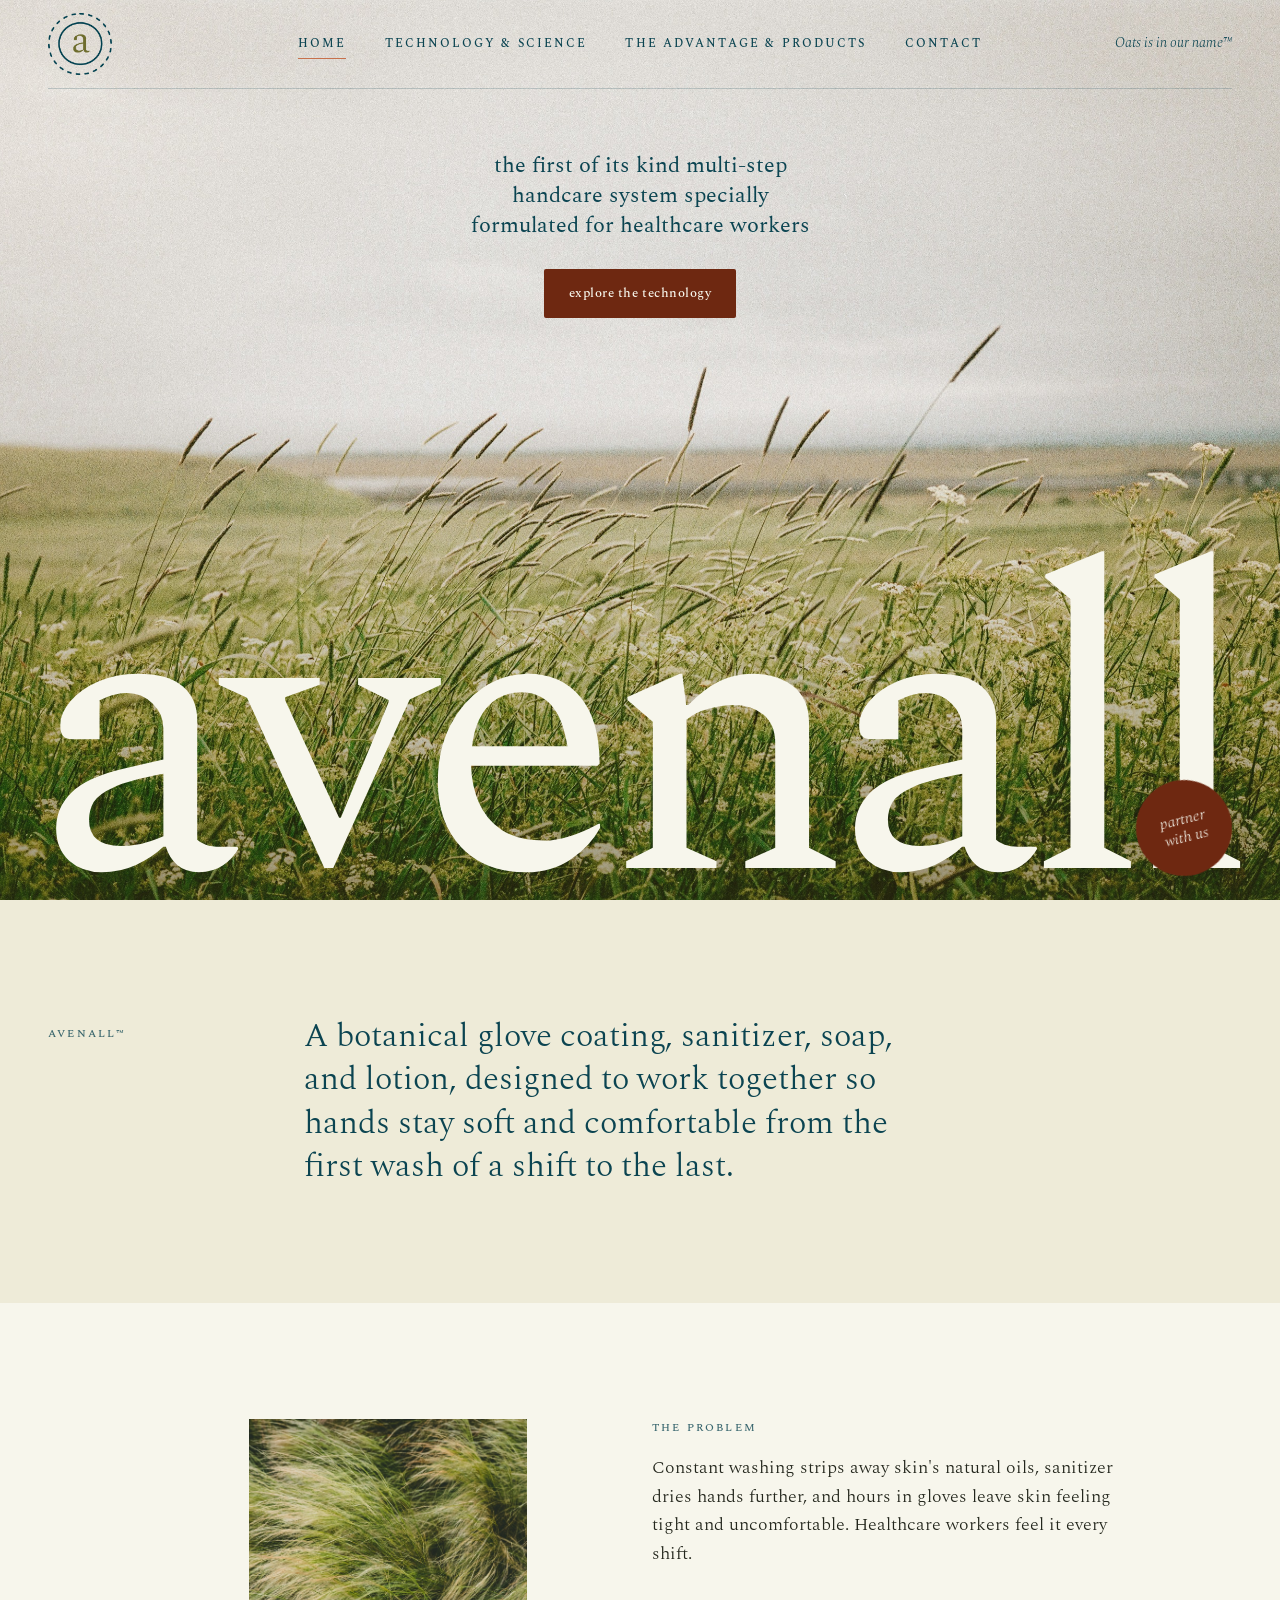
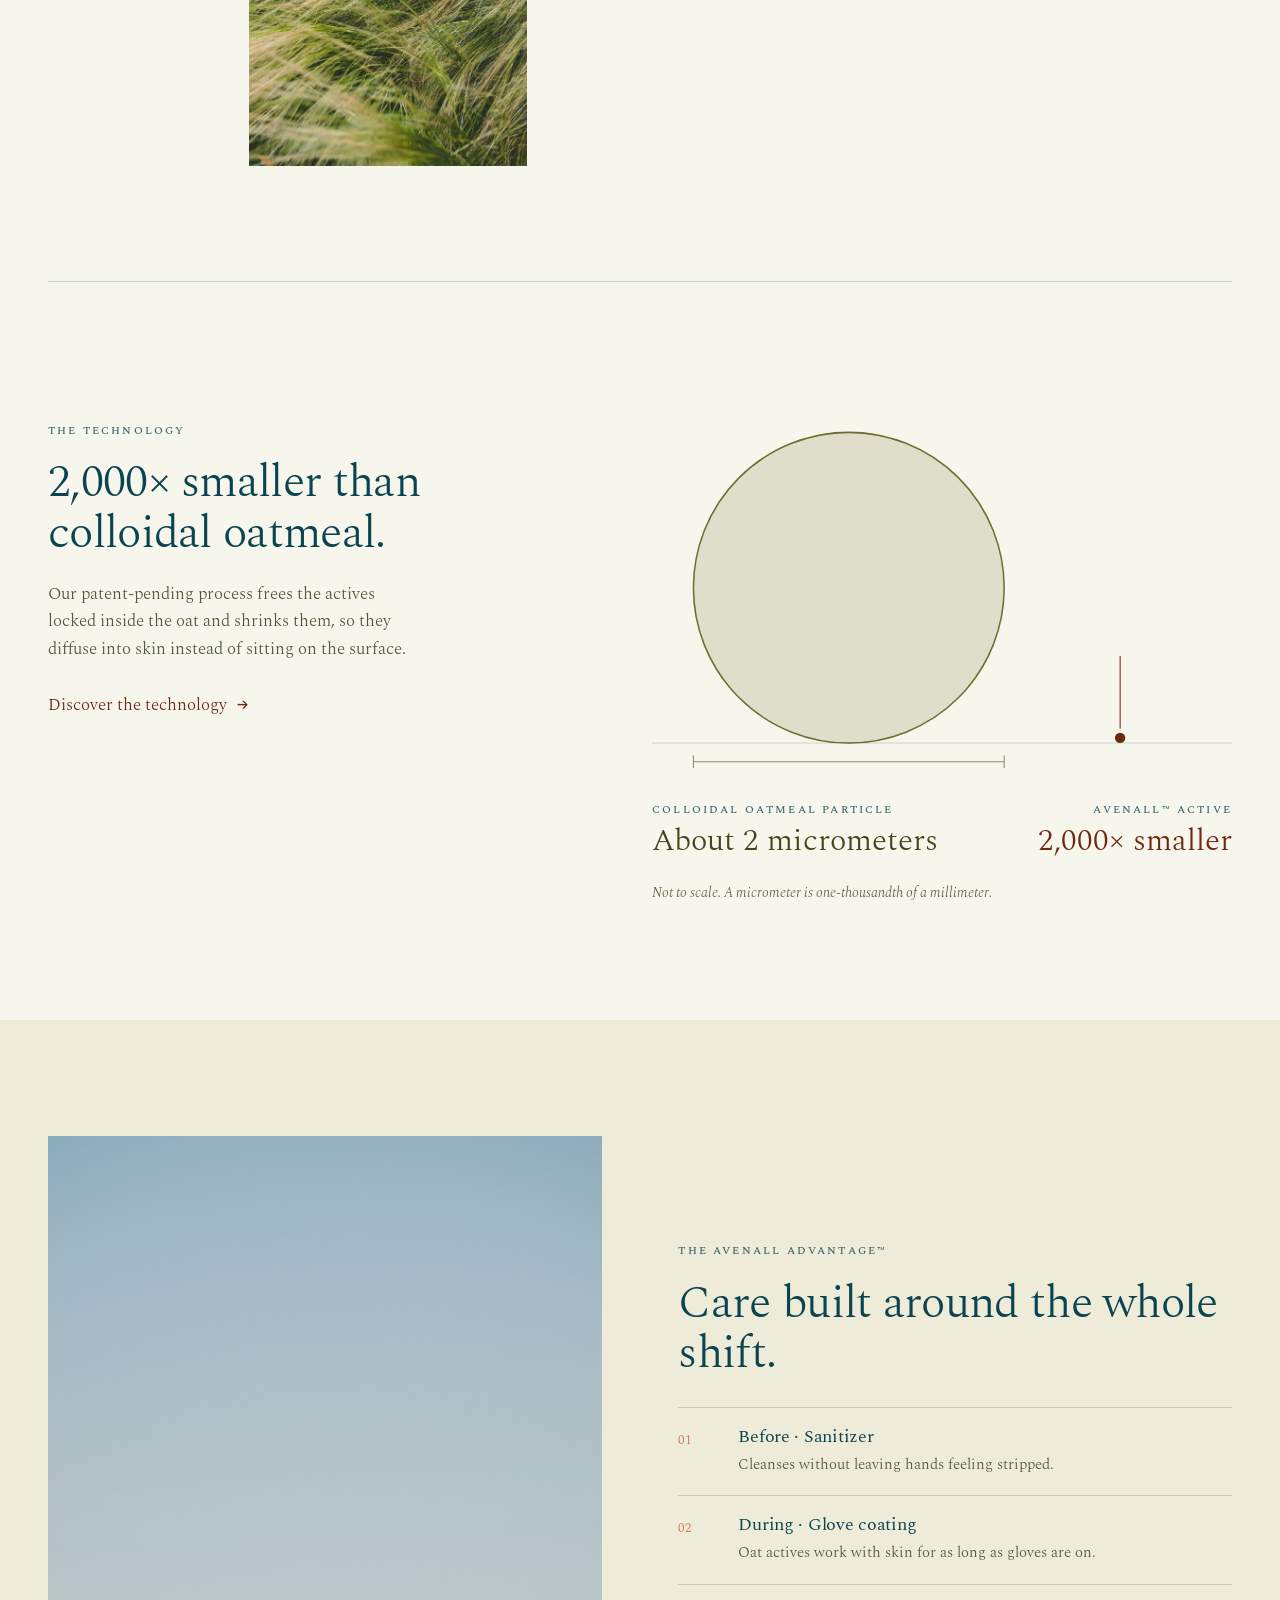
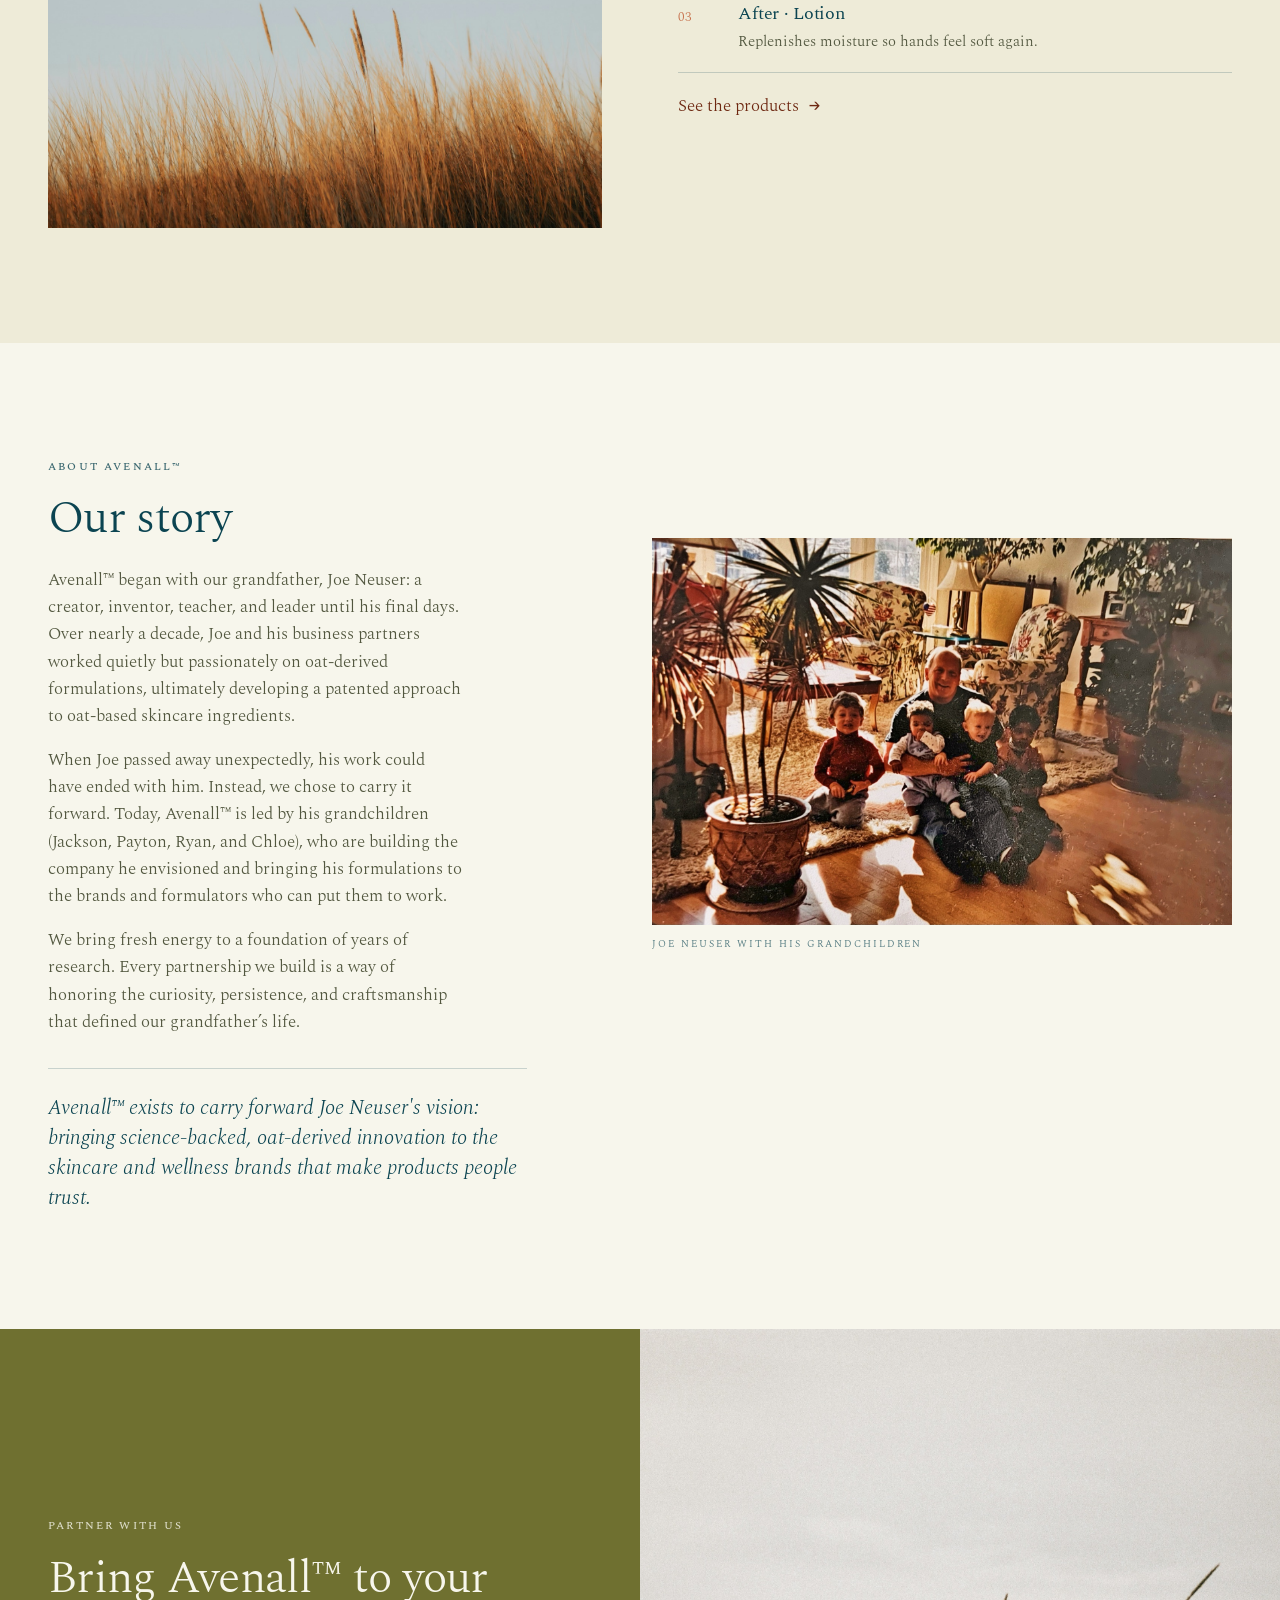
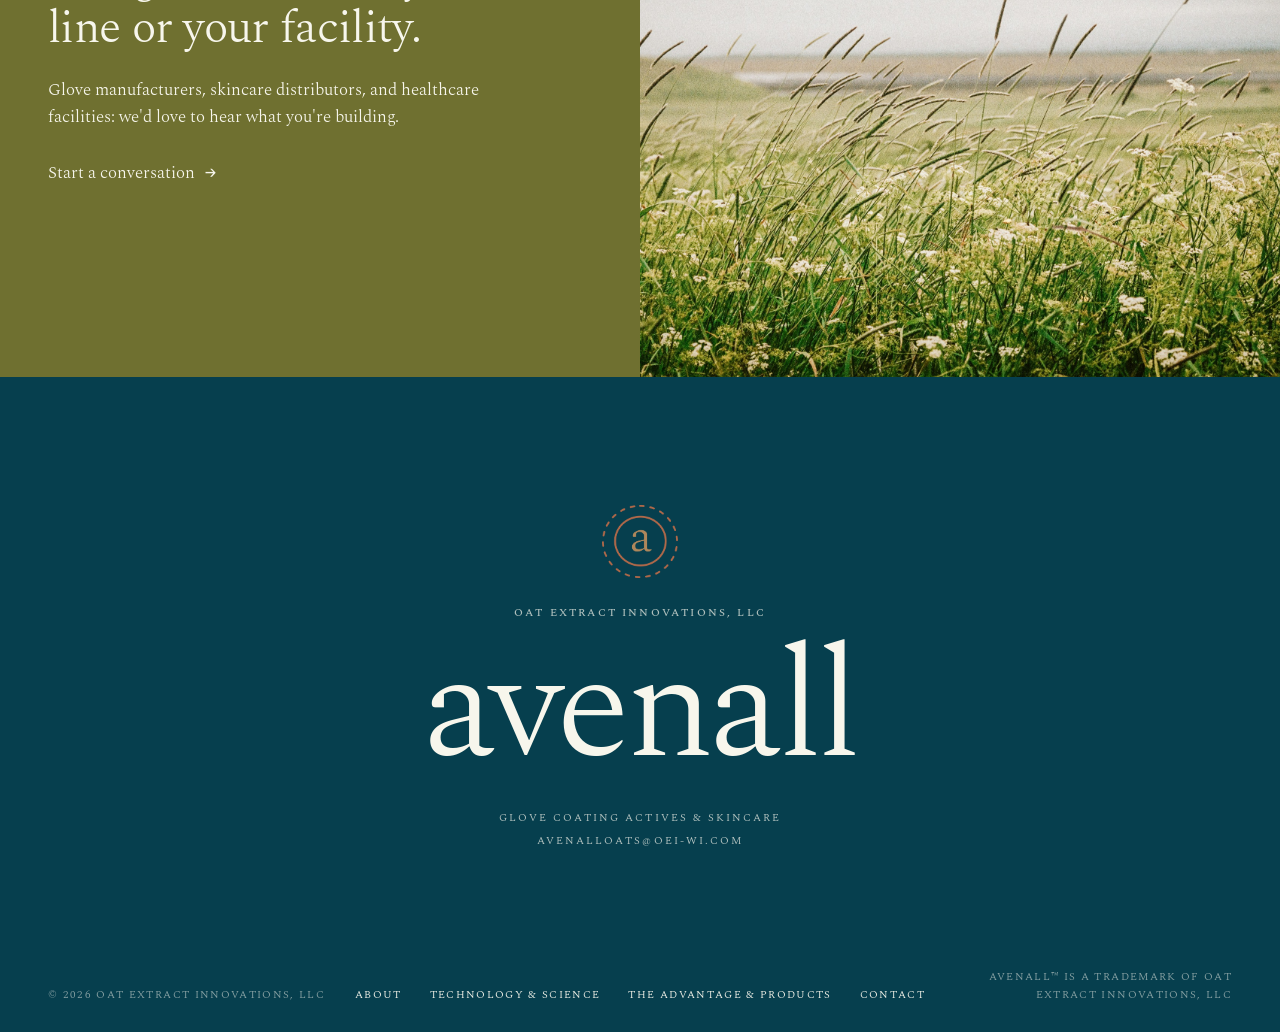
<file: index.html>
<!DOCTYPE html>
<html lang="en">
<head>
<meta charset="UTF-8">
<meta name="viewport" content="width=device-width, initial-scale=1.0">
<title>Avenall™ | Botanical Glove Coating Technology &amp; Skincare</title>
<meta name="description" content="Avenall™ pairs a patent-pending oat glove coating with a complementary oat-derived skincare line, designed to keep hands feeling soft and comfortable through every shift. By Oat Extract Innovations, LLC.">

<link rel="icon" type="image/png" sizes="32x32" href="assets/favicon_32.png">
<link rel="apple-touch-icon" sizes="180x180" href="assets/favicon_180.png">

<link rel="preconnect" href="https://fonts.googleapis.com">
<link rel="preconnect" href="https://fonts.gstatic.com" crossorigin>
<link href="https://fonts.googleapis.com/css2?family=Spectral:ital,wght@0,300;0,400;0,500;0,600;1,300;1,400&display=swap" rel="stylesheet">

<link rel="stylesheet" href="styles.css">
</head>
<body>

<!-- ===================== Header ===================== -->
<header class="site-header site-header--overlay">
  <div class="container">
    <div class="bar">
      <a href="index.html" class="brand" aria-label="Avenall home">
        <img src="assets/letter_navy.png" alt="" class="brand-mark">
      </a>

      <nav class="main-nav" id="mainNav">
        <a href="index.html">home</a>
        <a href="technology.html">technology &amp; science</a>
        <a href="advantage.html">the advantage &amp; products</a>
        <a href="contact.html">contact</a>
      </nav>

      <span class="header-note">Oats is in our name™</span>
      <button class="nav-toggle" id="navToggle" aria-label="Toggle navigation" aria-expanded="false">
        <span></span><span></span><span></span>
      </button>
    </div>
  </div>
</header>

<!-- Round "partner with us" button that stays on screen -->
<a href="contact.html" class="badge">partner<br>with us</a>

<main>

  <!-- ===================== Hero ===================== -->
  <section class="home-hero">
    <p class="home-hero-tagline">the first of its kind multi-step handcare system specially formulated for healthcare workers</p>
    <a href="technology.html" class="btn btn-maroon">explore the technology</a>
    <h1 class="home-hero-wordmark">avenall</h1>
  </section>

  <!-- ===================== Intro statement ===================== -->
  <section class="section section--sand">
    <div class="container statement reveal">
      <span class="label">Avenall™</span>
      <p class="display">A botanical glove coating, sanitizer, soap, and lotion, designed to work together so hands stay soft and comfortable from the first wash of a shift to the last.</p>
    </div>
  </section>

  <!-- ===================== The problem ===================== -->
  <section class="section">
    <div class="container fig reveal">
      <div class="fig-media">
        <img src="assets/grass3-web.jpg" alt="Wind-swept grass" loading="lazy">
      </div>
      <div class="fig-text">
        <span class="label">The problem</span>
        <p>Constant washing strips away skin's natural oils, sanitizer dries hands further, and hours in gloves leave skin feeling tight and uncomfortable. Healthcare workers feel it every shift.</p>
      </div>
    </div>
  </section>

  <div class="container"><hr class="rule"></div>

  <!-- ===================== The technology ===================== -->
  <section class="section">
    <div class="container feature reveal">
      <div class="feature-text">
        <span class="label">The technology</span>
        <h2>2,000× smaller than colloidal oatmeal.</h2>
        <p>Our patent-pending process frees the actives locked inside the oat and shrinks them, so they diffuse into skin instead of sitting on the surface.</p>
        <a href="technology.html" class="link-arrow">Discover the technology</a>
      </div>
      <!-- Size comparison: big circle = colloidal oatmeal, tiny dot = Avenall actives (not to scale) -->
      <figure class="size-compare">
        <svg viewBox="0 0 560 340" role="img" aria-label="A large circle for a colloidal oatmeal particle, about 2 micrometers wide, beside a tiny dot for an Avenall active, about 2,000 times smaller">
          <!-- colloidal oatmeal particle -->
          <circle class="sc-big" cx="190" cy="160" r="150"/>
          <!-- Avenall active, with a short pointer line so the dot is easy to spot -->
          <line class="sc-pointer" x1="452" y1="296" x2="452" y2="226"/>
          <circle class="sc-dot" cx="452" cy="305" r="5"/>
          <!-- shared baseline -->
          <line class="sc-base" x1="0" y1="310" x2="560" y2="310"/>
          <!-- width marker under the big circle -->
          <path class="sc-measure" d="M40 322 V334 M40 328 H340 M340 322 V334"/>
        </svg>
        <div class="size-compare-labels">
          <div>
            <span class="label">Colloidal oatmeal particle</span>
            <span class="size-compare-figure">About 2 micrometers</span>
          </div>
          <div>
            <span class="label">Avenall™ active</span>
            <span class="size-compare-figure size-compare-figure--ours">2,000× smaller</span>
          </div>
        </div>
        <figcaption>Not to scale. A micrometer is one-thousandth of a millimeter.</figcaption>
      </figure>
    </div>
  </section>

  <!-- ===================== The Avenall Advantage ===================== -->
  <section class="section section--sand">
    <div class="container split reveal">
      <div class="split-media">
        <img src="assets/grass1-web.jpg" alt="Golden grass against a clear sky" loading="lazy">
      </div>
      <div>
        <span class="label">The Avenall Advantage™</span>
        <h2>Care built around the whole shift.</h2>
        <ol class="points">
          <li><span class="num">01</span><div><h3>Before · Sanitizer</h3><p>Cleanses without leaving hands feeling stripped.</p></div></li>
          <li><span class="num">02</span><div><h3>During · Glove coating</h3><p>Oat actives work with skin for as long as gloves are on.</p></div></li>
          <li><span class="num">03</span><div><h3>After · Lotion</h3><p>Replenishes moisture so hands feel soft again.</p></div></li>
        </ol>
        <a href="advantage.html#products" class="link-arrow">See the products</a>
      </div>
    </div>
  </section>

  <!-- ===================== About / Our Story ===================== -->
  <section class="section" id="about">
    <div class="container story reveal">
      <div class="story-text">
        <span class="label">About Avenall™</span>
        <h2>Our story</h2>
        <p>Avenall™ began with our grandfather, Joe Neuser: a creator, inventor, teacher, and leader until his final days. Over nearly a decade, Joe and his business partners worked quietly but passionately on oat-derived formulations, ultimately developing a patented approach to oat-based skincare ingredients.</p>
        <p>When Joe passed away unexpectedly, his work could have ended with him. Instead, we chose to carry it forward. Today, Avenall™ is led by his grandchildren (Jackson, Payton, Ryan, and Chloe), who are building the company he envisioned and bringing his formulations to the brands and formulators who can put them to work.</p>
        <p>We bring fresh energy to a foundation of years of research. Every partnership we build is a way of honoring the curiosity, persistence, and craftsmanship that defined our grandfather’s life.</p>
        <p class="story-quote">Avenall™ exists to carry forward Joe Neuser's vision: bringing science-backed, oat-derived innovation to the skincare and wellness brands that make products people trust.</p>
      </div>
      <figure class="story-media story-media--wide">
        <img src="assets/grandkids-web.jpg" alt="Joe Neuser with his grandchildren" loading="lazy">
        <figcaption>Joe Neuser with his grandchildren</figcaption>
      </figure>
    </div>
  </section>

  <!-- ===================== Closing ask ===================== -->
  <section class="cta-split">
    <div class="cta-panel">
      <span class="label">Partner with us</span>
      <h2>Bring Avenall™ to your line or your facility.</h2>
      <p>Glove manufacturers, skincare distributors, and healthcare facilities: we'd love to hear what you're building.</p>
      <a href="contact.html" class="link-arrow">Start a conversation</a>
    </div>
    <div class="cta-media">
      <img src="assets/joana-abreu-meadow-2600.jpg" alt="A meadow of tall grass under a soft sky" loading="lazy">
    </div>
  </section>

</main>

<!-- ===================== Footer ===================== -->
<footer class="site-footer">
  <div class="container">
    <img src="assets/letter_peach.png" alt="" class="footer-mark">
    <span class="label">Oat Extract Innovations, LLC</span>
    <p class="footer-word">avenall</p>
    <div class="footer-details">
      Glove coating actives &amp; skincare<br>
      <a href="mailto:avenalloats@oei-wi.com">avenalloats@oei-wi.com</a>
    </div>

    <div class="footer-bottom">
      <span>© 2026 Oat Extract Innovations, LLC</span>
      <nav class="footer-nav" aria-label="Footer">
        <a href="index.html#about">about</a>
        <a href="technology.html">technology &amp; science</a>
        <a href="advantage.html">the advantage &amp; products</a>
        <a href="contact.html">contact</a>
      </nav>
      <span>Avenall™ is a trademark of Oat Extract Innovations, LLC</span>
    </div>
  </div>
</footer>

<script src="script.js"></script>
</body>
</html>
</file>
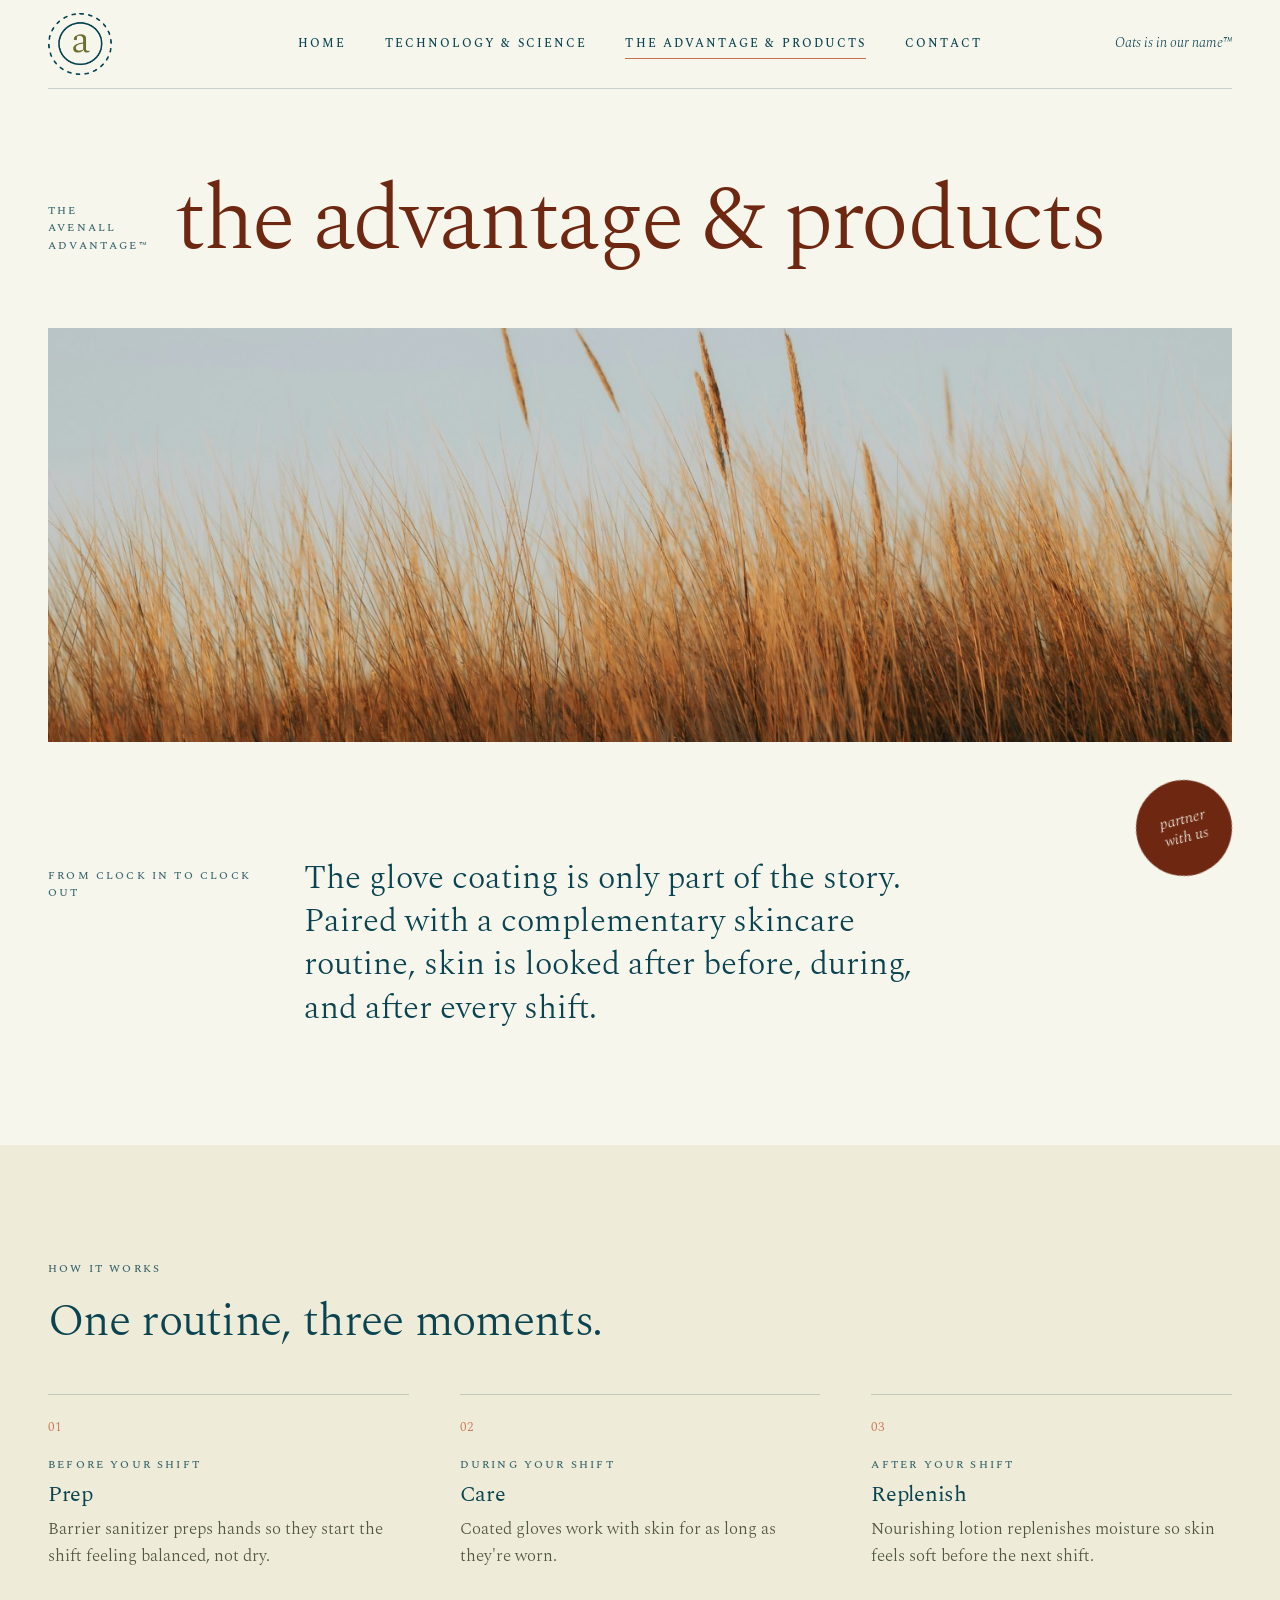
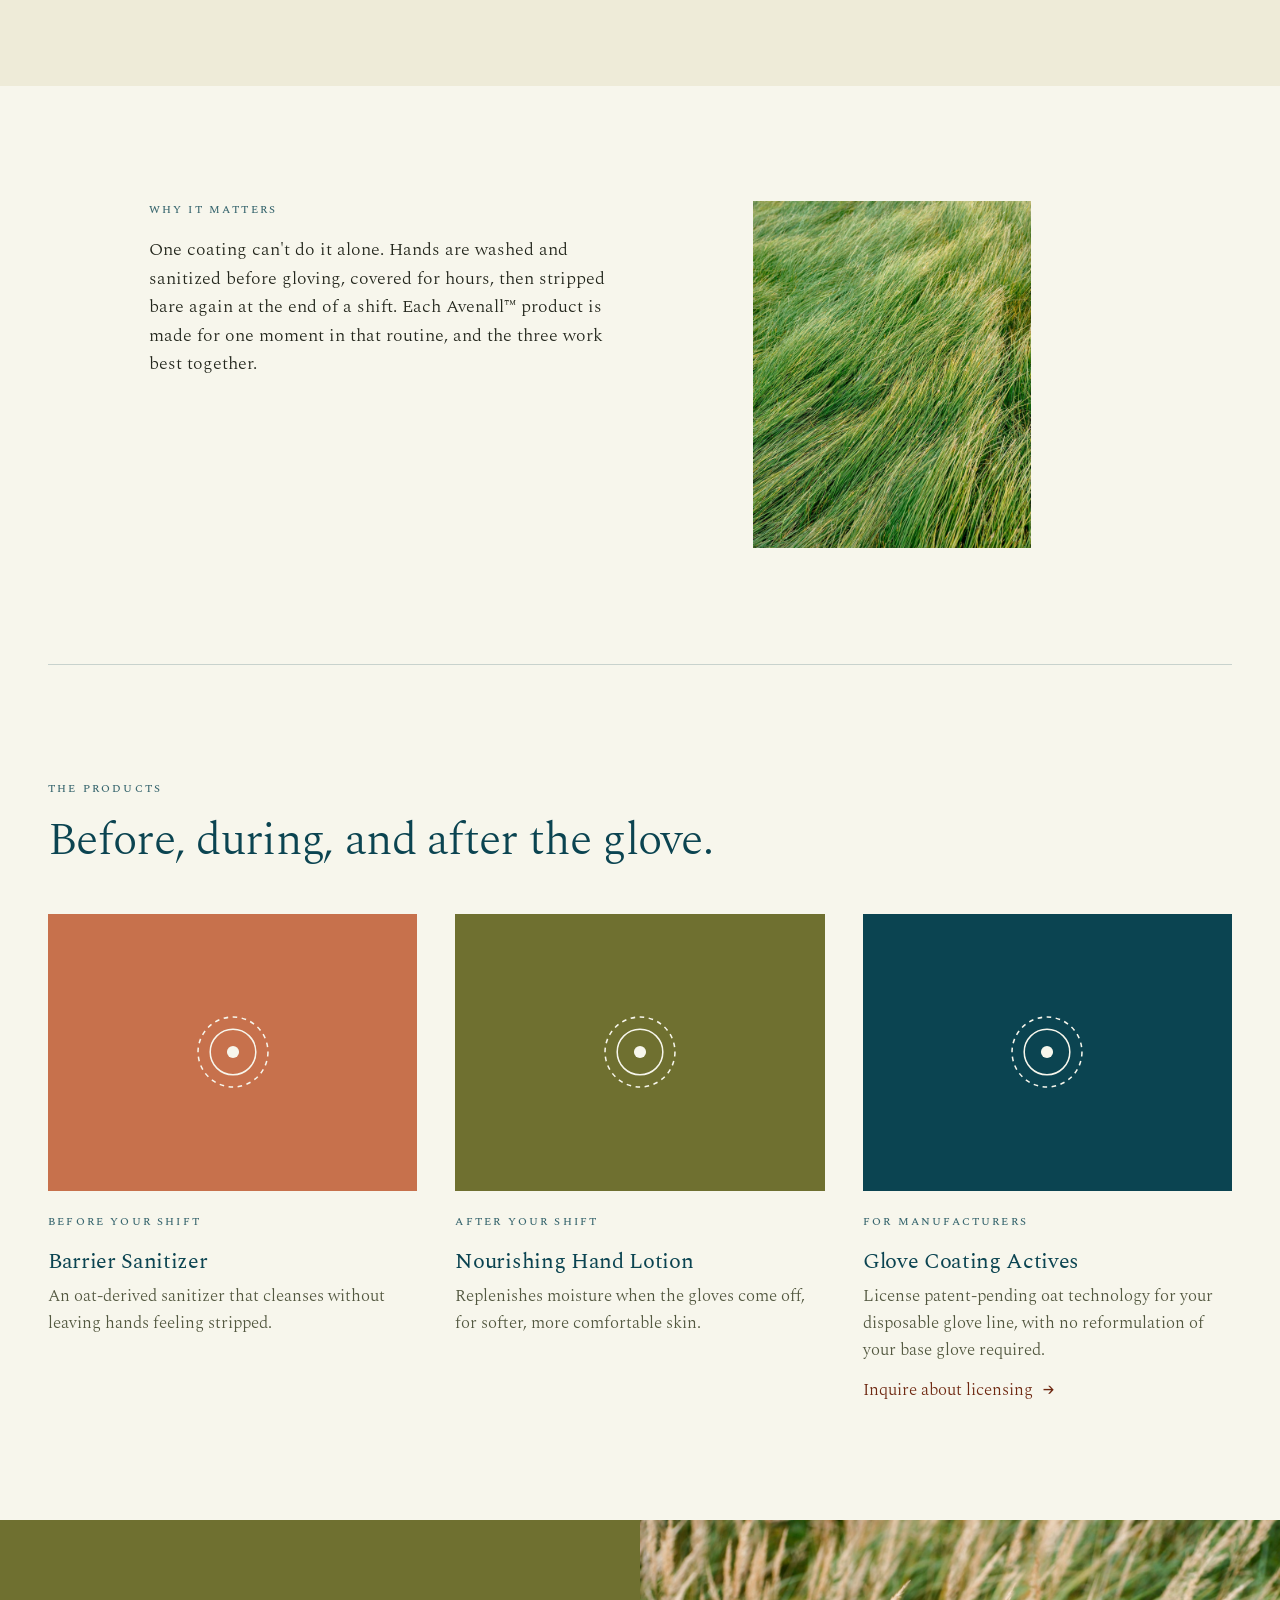
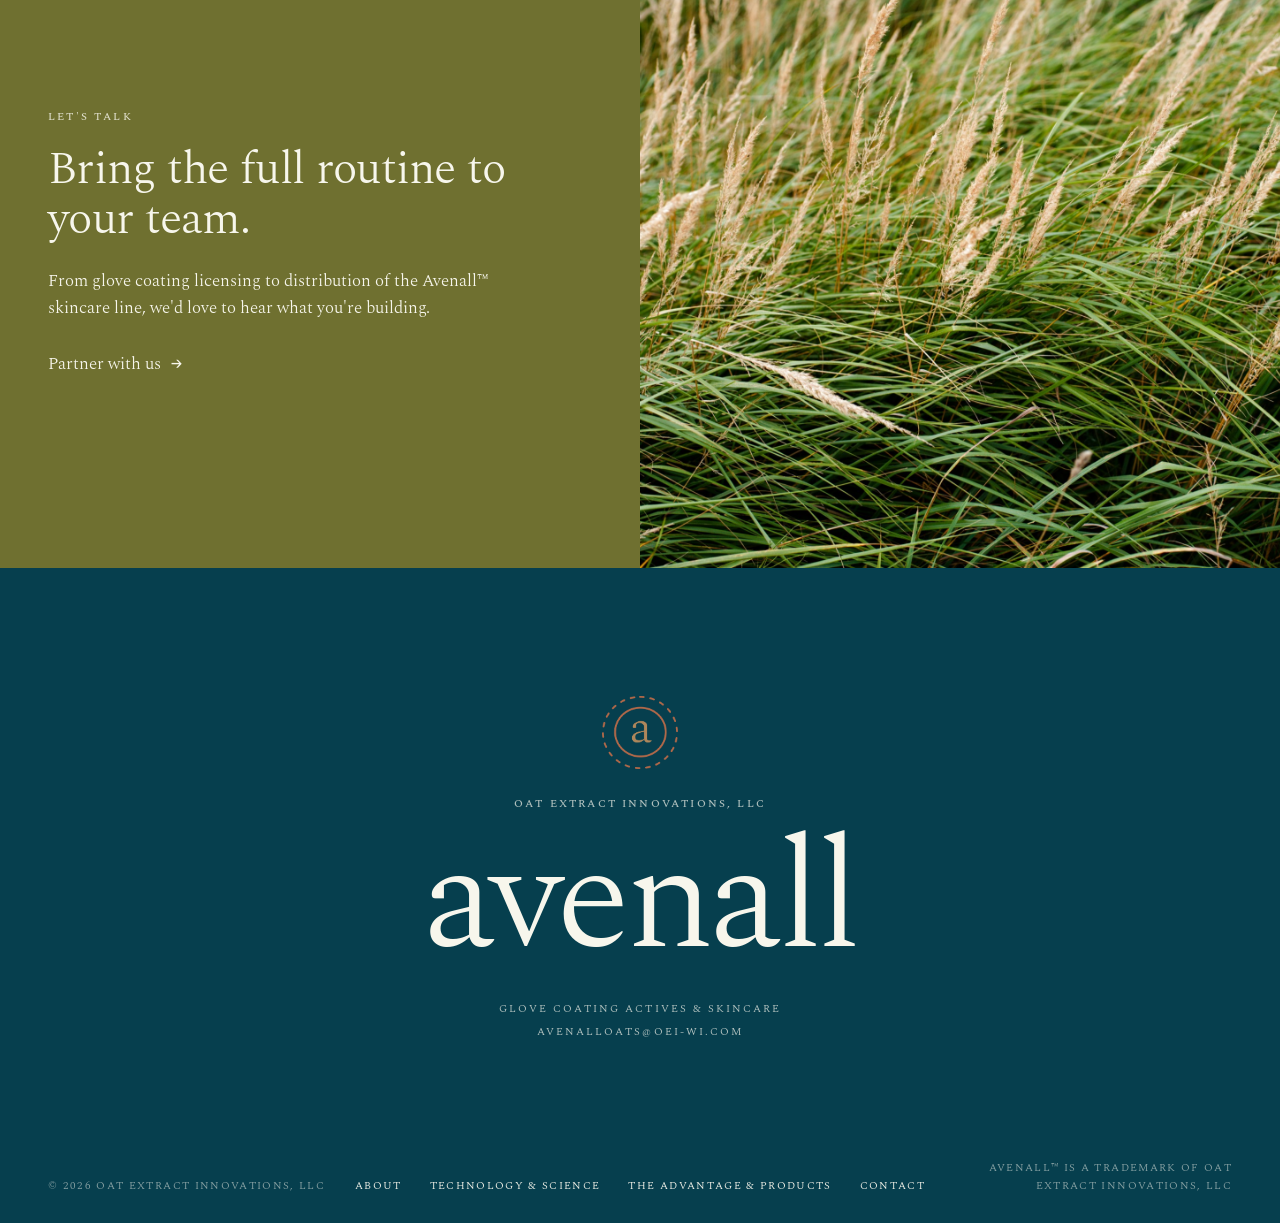
<file: advantage.html>
<!DOCTYPE html>
<html lang="en">
<head>
<meta charset="UTF-8">
<meta name="viewport" content="width=device-width, initial-scale=1.0">
<title>The Advantage &amp; Products | Avenall™</title>
<meta name="description" content="The Avenall Advantage™: a barrier sanitizer, an oat glove coating, and a nourishing lotion designed to work together before, during, and after every shift.">

<link rel="icon" type="image/png" sizes="32x32" href="assets/favicon_32.png">
<link rel="apple-touch-icon" sizes="180x180" href="assets/favicon_180.png">

<link rel="preconnect" href="https://fonts.googleapis.com">
<link rel="preconnect" href="https://fonts.gstatic.com" crossorigin>
<link href="https://fonts.googleapis.com/css2?family=Spectral:ital,wght@0,300;0,400;0,500;0,600;1,300;1,400&display=swap" rel="stylesheet">

<link rel="stylesheet" href="styles.css">
</head>
<body>

<!-- ===================== Header ===================== -->
<header class="site-header">
  <div class="container">
    <div class="bar">
      <a href="index.html" class="brand" aria-label="Avenall home">
        <img src="assets/letter_navy.png" alt="" class="brand-mark">
      </a>

      <nav class="main-nav" id="mainNav">
        <a href="index.html">home</a>
        <a href="technology.html">technology &amp; science</a>
        <a href="advantage.html">the advantage &amp; products</a>
        <a href="contact.html">contact</a>
      </nav>

      <span class="header-note">Oats is in our name™</span>
      <button class="nav-toggle" id="navToggle" aria-label="Toggle navigation" aria-expanded="false">
        <span></span><span></span><span></span>
      </button>
    </div>
  </div>
</header>

<!-- Round "partner with us" button that stays on screen -->
<a href="contact.html" class="badge">partner<br>with us</a>

<main>

  <!-- ===================== Page title ===================== -->
  <div class="container">
    <section class="page-head">
      <span class="label">The Avenall Advantage™</span>
      <h1>the advantage &amp; products</h1>
      <span></span>
    </section>
    <img src="assets/grass1-web.jpg" alt="Golden grass against a clear sky" class="page-banner page-banner--low">
  </div>

  <!-- ===================== Intro statement ===================== -->
  <section class="section">
    <div class="container statement reveal">
      <span class="label">From clock in to clock out</span>
      <p class="display">The glove coating is only part of the story. Paired with a complementary skincare routine, skin is looked after before, during, and after every shift.</p>
    </div>
  </section>

  <!-- ===================== Before / during / after ===================== -->
  <section class="section section--sand" id="advantage">
    <div class="container reveal">
      <div class="section-head">
        <span class="label">How it works</span>
        <h2>One routine, three moments.</h2>
      </div>
      <div class="steps">
        <div class="step"><span class="num">01</span><span class="label">Before your shift</span><h3>Prep</h3><p>Barrier sanitizer preps hands so they start the shift feeling balanced, not dry.</p></div>
        <div class="step"><span class="num">02</span><span class="label">During your shift</span><h3>Care</h3><p>Coated gloves work with skin for as long as they're worn.</p></div>
        <div class="step"><span class="num">03</span><span class="label">After your shift</span><h3>Replenish</h3><p>Nourishing lotion replenishes moisture so skin feels soft before the next shift.</p></div>
      </div>
    </div>
  </section>

  <!-- ===================== Why it matters ===================== -->
  <section class="section">
    <div class="container fig fig--flip reveal">
      <div class="fig-media">
        <img src="assets/grass4-web.jpg" alt="Green grass bending in the breeze" loading="lazy">
      </div>
      <div class="fig-text">
        <span class="label">Why it matters</span>
        <p>One coating can't do it alone. Hands are washed and sanitized before gloving, covered for hours, then stripped bare again at the end of a shift. Each Avenall™ product is made for one moment in that routine, and the three work best together.</p>
      </div>
    </div>
  </section>

  <div class="container"><hr class="rule"></div>

  <!-- ===================== Products ===================== -->
  <section class="section" id="products">
    <div class="container reveal">
      <div class="section-head">
        <span class="label">The products</span>
        <h2>Before, during, and after the glove.</h2>
      </div>
      <div class="products">
        <div class="product">
          <div class="product-swatch product-swatch--terracotta"><svg width="76" height="76" viewBox="0 0 100 100" fill="none" aria-hidden="true"><circle cx="50" cy="50" r="46" stroke="#F7F6EC" stroke-width="2" stroke-dasharray="6 6"/><circle cx="50" cy="50" r="30" stroke="#F7F6EC" stroke-width="2"/><circle cx="50" cy="50" r="8" fill="#F7F6EC"/></svg></div>
          <span class="label">Before your shift</span>
          <h3>Barrier Sanitizer</h3>
          <p>An oat-derived sanitizer that cleanses without leaving hands feeling stripped.</p>
        </div>
        <div class="product">
          <div class="product-swatch product-swatch--olive"><svg width="76" height="76" viewBox="0 0 100 100" fill="none" aria-hidden="true"><circle cx="50" cy="50" r="46" stroke="#F7F6EC" stroke-width="2" stroke-dasharray="6 6"/><circle cx="50" cy="50" r="30" stroke="#F7F6EC" stroke-width="2"/><circle cx="50" cy="50" r="8" fill="#F7F6EC"/></svg></div>
          <span class="label">After your shift</span>
          <h3>Nourishing Hand Lotion</h3>
          <p>Replenishes moisture when the gloves come off, for softer, more comfortable skin.</p>
        </div>
        <div class="product">
          <div class="product-swatch product-swatch--navy"><svg width="76" height="76" viewBox="0 0 100 100" fill="none" aria-hidden="true"><circle cx="50" cy="50" r="46" stroke="#F7F6EC" stroke-width="2" stroke-dasharray="6 6"/><circle cx="50" cy="50" r="30" stroke="#F7F6EC" stroke-width="2"/><circle cx="50" cy="50" r="8" fill="#F7F6EC"/></svg></div>
          <span class="label">For manufacturers</span>
          <h3>Glove Coating Actives</h3>
          <p>License patent-pending oat technology for your disposable glove line, with no reformulation of your base glove required.</p>
          <a href="contact.html" class="link-arrow">Inquire about licensing</a>
        </div>
      </div>
    </div>
  </section>

  <!-- ===================== Closing ask ===================== -->
  <section class="cta-split">
    <div class="cta-panel">
      <span class="label">Let's talk</span>
      <h2>Bring the full routine to your team.</h2>
      <p>From glove coating licensing to distribution of the Avenall™ skincare line, we'd love to hear what you're building.</p>
      <a href="contact.html" class="link-arrow">Partner with us</a>
    </div>
    <div class="cta-media">
      <img src="assets/grass2-web.jpg" alt="Feathery grass in the wind" loading="lazy">
    </div>
  </section>

</main>

<!-- ===================== Footer ===================== -->
<footer class="site-footer">
  <div class="container">
    <img src="assets/letter_peach.png" alt="" class="footer-mark">
    <span class="label">Oat Extract Innovations, LLC</span>
    <p class="footer-word">avenall</p>
    <div class="footer-details">
      Glove coating actives &amp; skincare<br>
      <a href="mailto:avenalloats@oei-wi.com">avenalloats@oei-wi.com</a>
    </div>

    <div class="footer-bottom">
      <span>© 2026 Oat Extract Innovations, LLC</span>
      <nav class="footer-nav" aria-label="Footer">
        <a href="index.html#about">about</a>
        <a href="technology.html">technology &amp; science</a>
        <a href="advantage.html">the advantage &amp; products</a>
        <a href="contact.html">contact</a>
      </nav>
      <span>Avenall™ is a trademark of Oat Extract Innovations, LLC</span>
    </div>
  </div>
</footer>

<script src="script.js"></script>
</body>
</html>
</file>
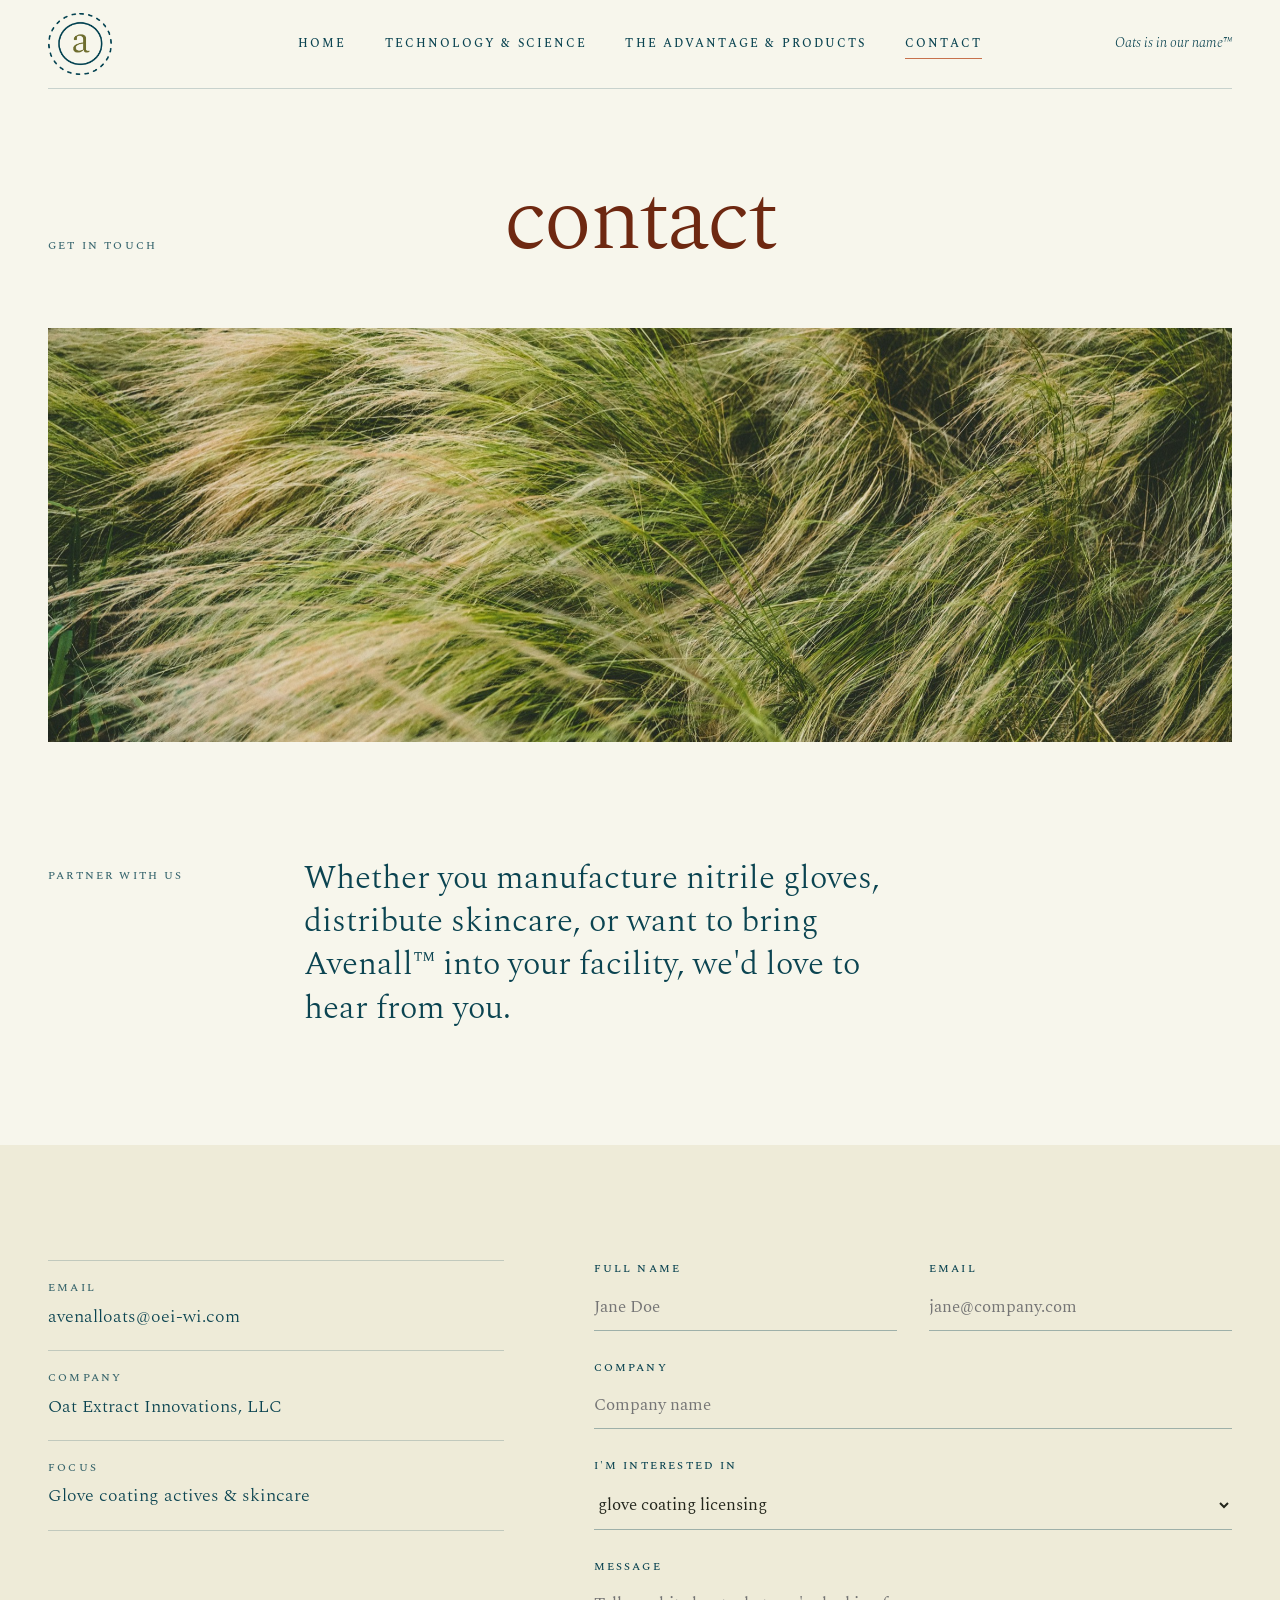
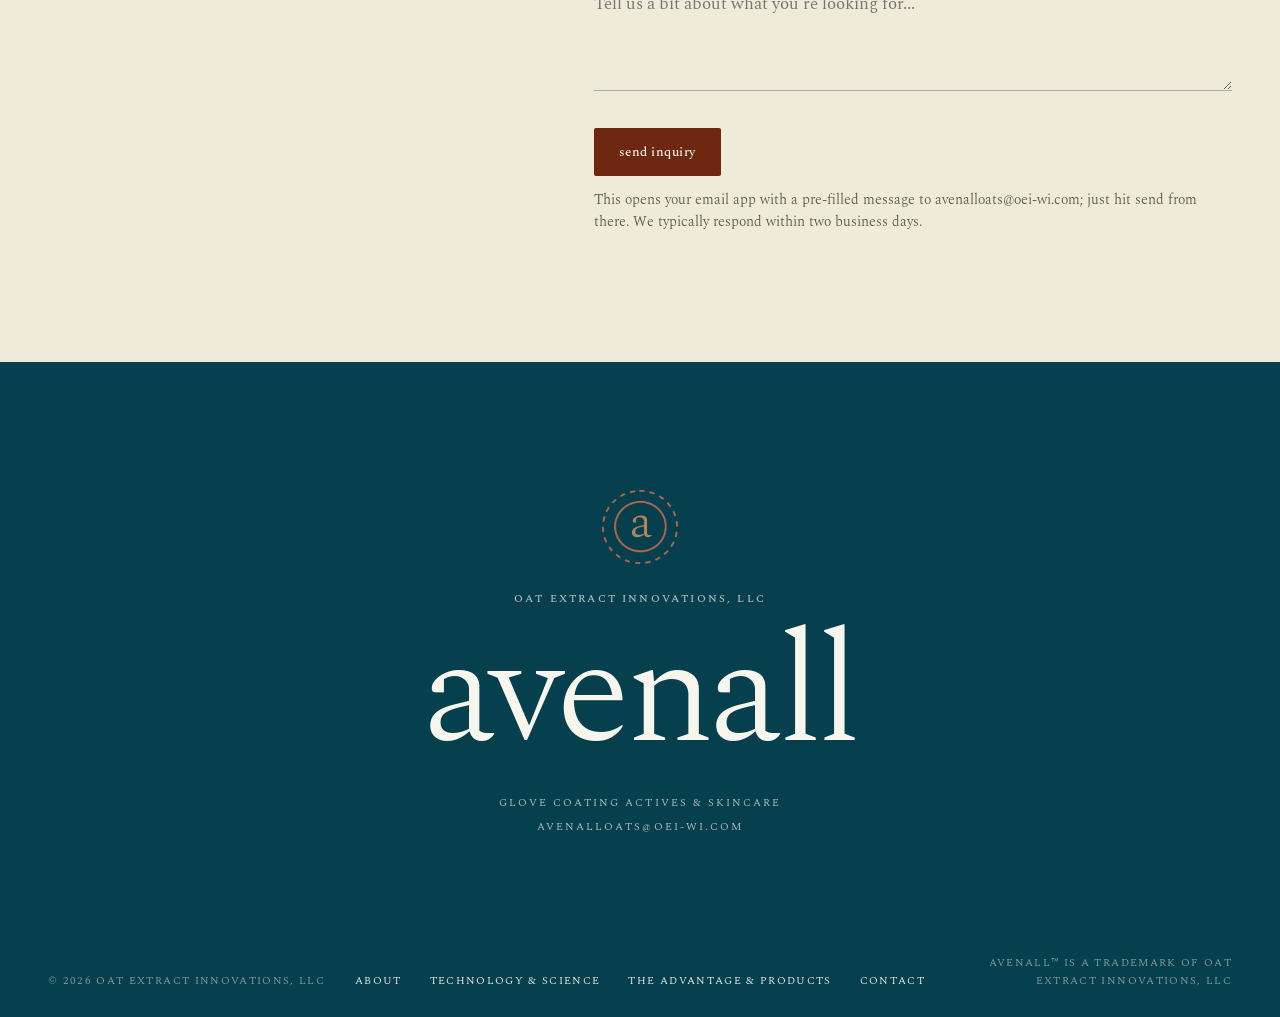
<file: contact.html>
<!DOCTYPE html>
<html lang="en">
<head>
<meta charset="UTF-8">
<meta name="viewport" content="width=device-width, initial-scale=1.0">
<title>Contact | Avenall™</title>
<meta name="description" content="Contact Oat Extract Innovations, LLC about Avenall™ glove coating licensing, skincare products, and distribution partnerships.">

<link rel="icon" type="image/png" sizes="32x32" href="assets/favicon_32.png">
<link rel="apple-touch-icon" sizes="180x180" href="assets/favicon_180.png">

<link rel="preconnect" href="https://fonts.googleapis.com">
<link rel="preconnect" href="https://fonts.gstatic.com" crossorigin>
<link href="https://fonts.googleapis.com/css2?family=Spectral:ital,wght@0,300;0,400;0,500;0,600;1,300;1,400&display=swap" rel="stylesheet">

<link rel="stylesheet" href="styles.css">
</head>
<body>

<!-- ===================== Header ===================== -->
<header class="site-header">
  <div class="container">
    <div class="bar">
      <a href="index.html" class="brand" aria-label="Avenall home">
        <img src="assets/letter_navy.png" alt="" class="brand-mark">
      </a>

      <nav class="main-nav" id="mainNav">
        <a href="index.html">home</a>
        <a href="technology.html">technology &amp; science</a>
        <a href="advantage.html">the advantage &amp; products</a>
        <a href="contact.html">contact</a>
      </nav>

      <span class="header-note">Oats is in our name™</span>
      <button class="nav-toggle" id="navToggle" aria-label="Toggle navigation" aria-expanded="false">
        <span></span><span></span><span></span>
      </button>
    </div>
  </div>
</header>

<main>

  <!-- ===================== Page title ===================== -->
  <div class="container">
    <section class="page-head">
      <span class="label">Get in touch</span>
      <h1>contact</h1>
      <span></span>
    </section>
    <img src="assets/grass3-web.jpg" alt="Wind-swept grass" class="page-banner">
  </div>

  <!-- ===================== Intro statement ===================== -->
  <section class="section">
    <div class="container statement reveal">
      <span class="label">Partner with us</span>
      <p class="display">Whether you manufacture nitrile gloves, distribute skincare, or want to bring Avenall™ into your facility, we'd love to hear from you.</p>
    </div>
  </section>

  <!-- ===================== Details + form ===================== -->
  <section class="section section--sand">
    <div class="container contact-grid reveal">
      <ul class="contact-list">
        <li><span class="label">Email</span><a href="mailto:avenalloats@oei-wi.com">avenalloats@oei-wi.com</a></li>
        <li><span class="label">Company</span><span>Oat Extract Innovations, LLC</span></li>
        <li><span class="label">Focus</span><span>Glove coating actives &amp; skincare</span></li>
      </ul>

      <form class="inquiry" id="inquiryForm">
        <div class="field">
          <label for="name">Full name</label>
          <input type="text" id="name" name="name" placeholder="Jane Doe" required>
        </div>
        <div class="field">
          <label for="email">Email</label>
          <input type="email" id="email" name="email" placeholder="jane@company.com" required>
        </div>
        <div class="field full">
          <label for="company">Company</label>
          <input type="text" id="company" name="company" placeholder="Company name">
        </div>
        <div class="field full">
          <label for="interest">I'm interested in</label>
          <select id="interest" name="interest">
            <option>glove coating licensing</option>
            <option>Avenall™ skincare products</option>
            <option>distribution partnership</option>
            <option>general inquiry</option>
          </select>
        </div>
        <div class="field full">
          <label for="message">Message</label>
          <textarea id="message" name="message" placeholder="Tell us a bit about what you're looking for..."></textarea>
        </div>
        <div class="full">
          <button type="submit" class="btn btn-maroon">send inquiry</button>
          <p class="form-note">This opens your email app with a pre-filled message to avenalloats@oei-wi.com; just hit send from there. We typically respond within two business days.</p>
        </div>
      </form>
    </div>
  </section>

</main>

<!-- ===================== Footer ===================== -->
<footer class="site-footer">
  <div class="container">
    <img src="assets/letter_peach.png" alt="" class="footer-mark">
    <span class="label">Oat Extract Innovations, LLC</span>
    <p class="footer-word">avenall</p>
    <div class="footer-details">
      Glove coating actives &amp; skincare<br>
      <a href="mailto:avenalloats@oei-wi.com">avenalloats@oei-wi.com</a>
    </div>

    <div class="footer-bottom">
      <span>© 2026 Oat Extract Innovations, LLC</span>
      <nav class="footer-nav" aria-label="Footer">
        <a href="index.html#about">about</a>
        <a href="technology.html">technology &amp; science</a>
        <a href="advantage.html">the advantage &amp; products</a>
        <a href="contact.html">contact</a>
      </nav>
      <span>Avenall™ is a trademark of Oat Extract Innovations, LLC</span>
    </div>
  </div>
</footer>

<script src="script.js"></script>
</body>
</html>
</file>
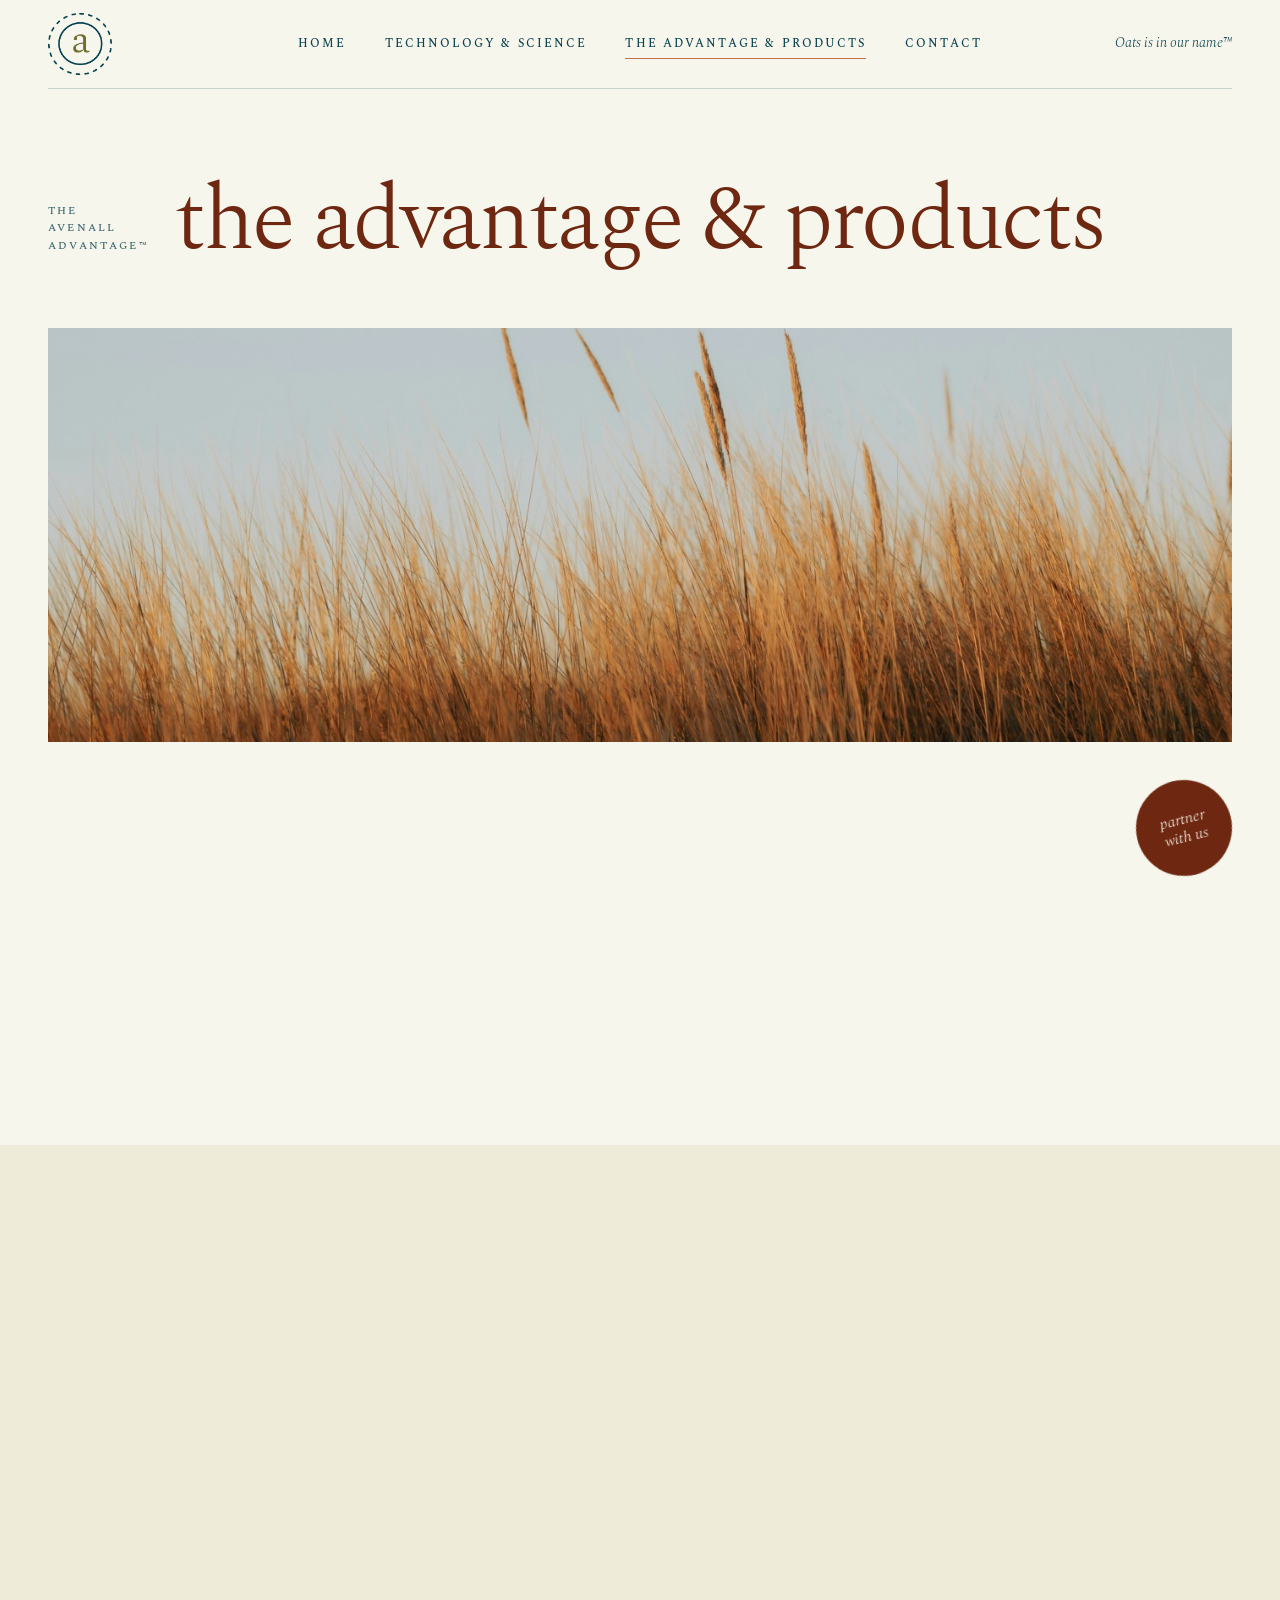
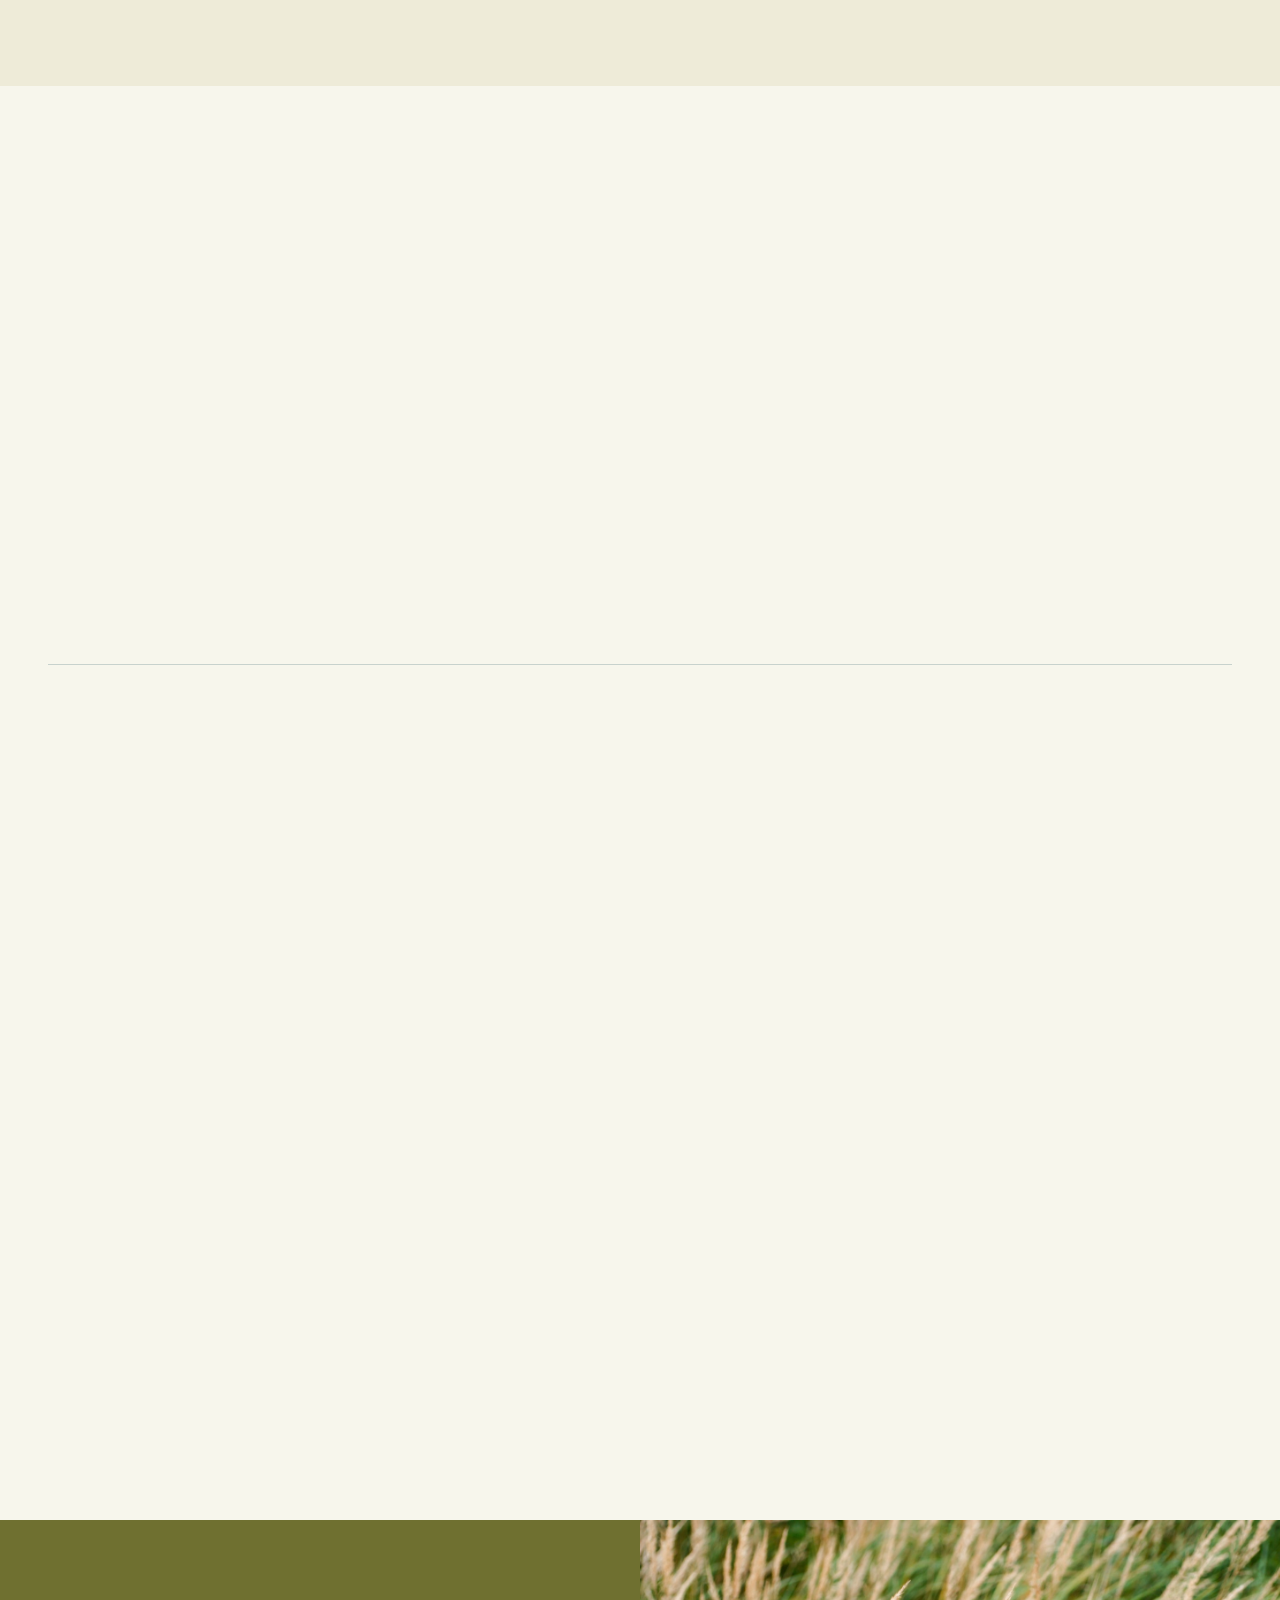
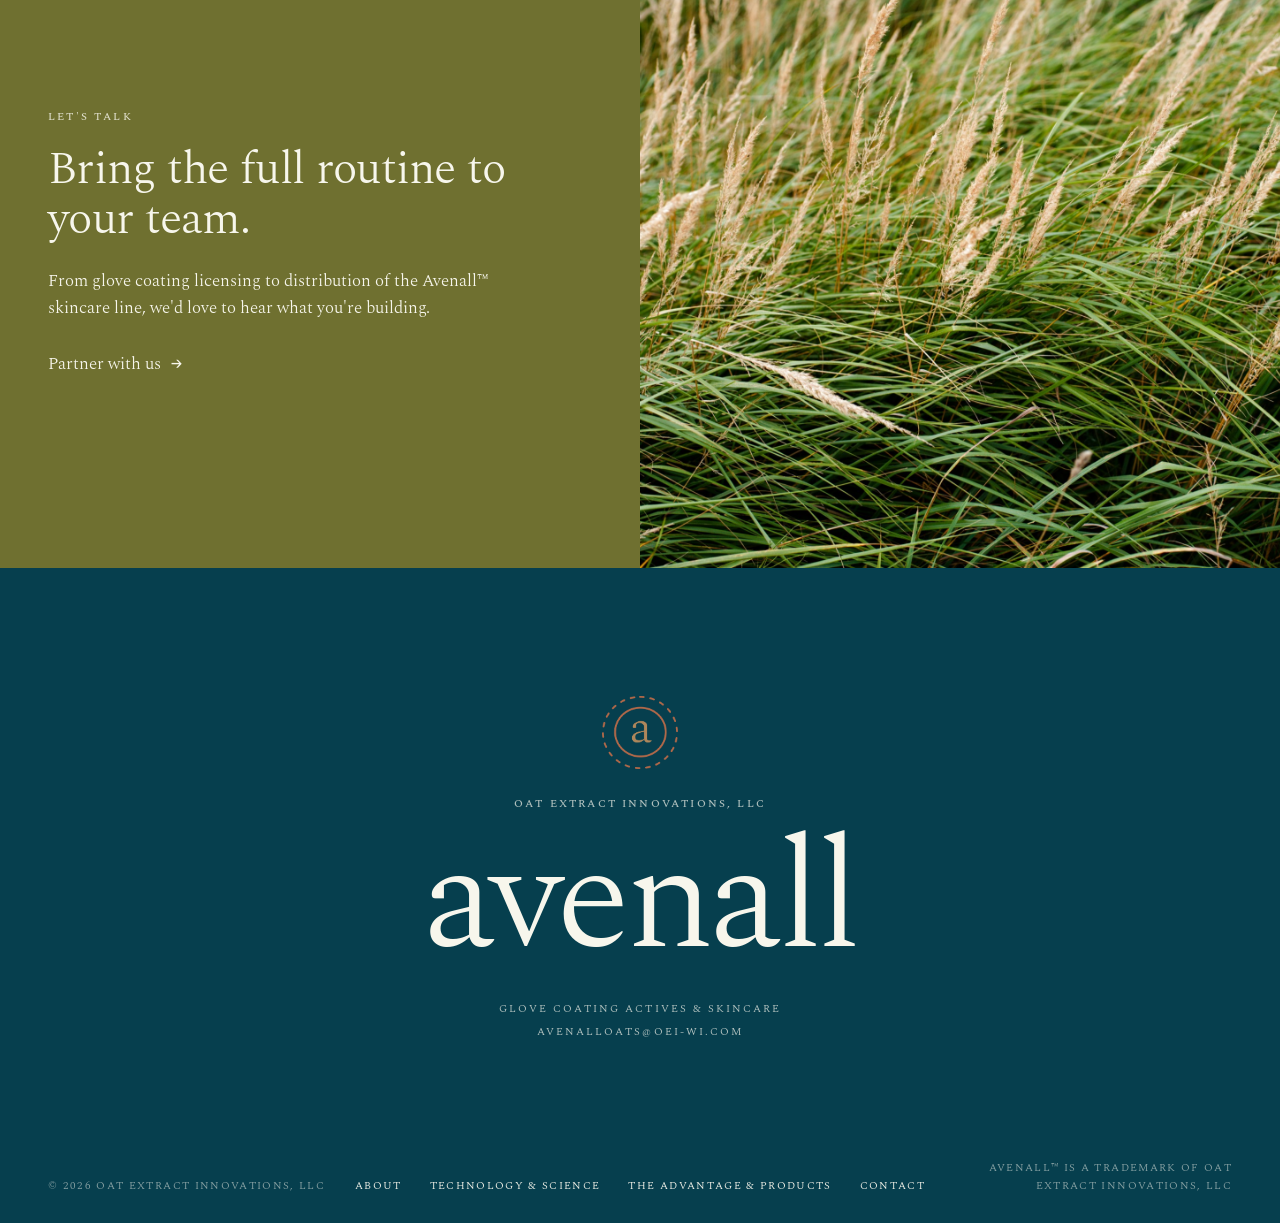
<file: products.html>
<!DOCTYPE html>
<html lang="en">
<head>
<meta charset="UTF-8">
<title>Avenall™</title>
<meta http-equiv="refresh" content="0; url=advantage.html#products">
<link rel="canonical" href="advantage.html#products">
</head>
<body>
<p>This page has moved. <a href="advantage.html#products">Continue to the new page</a>.</p>
</body>
</html>
</file>
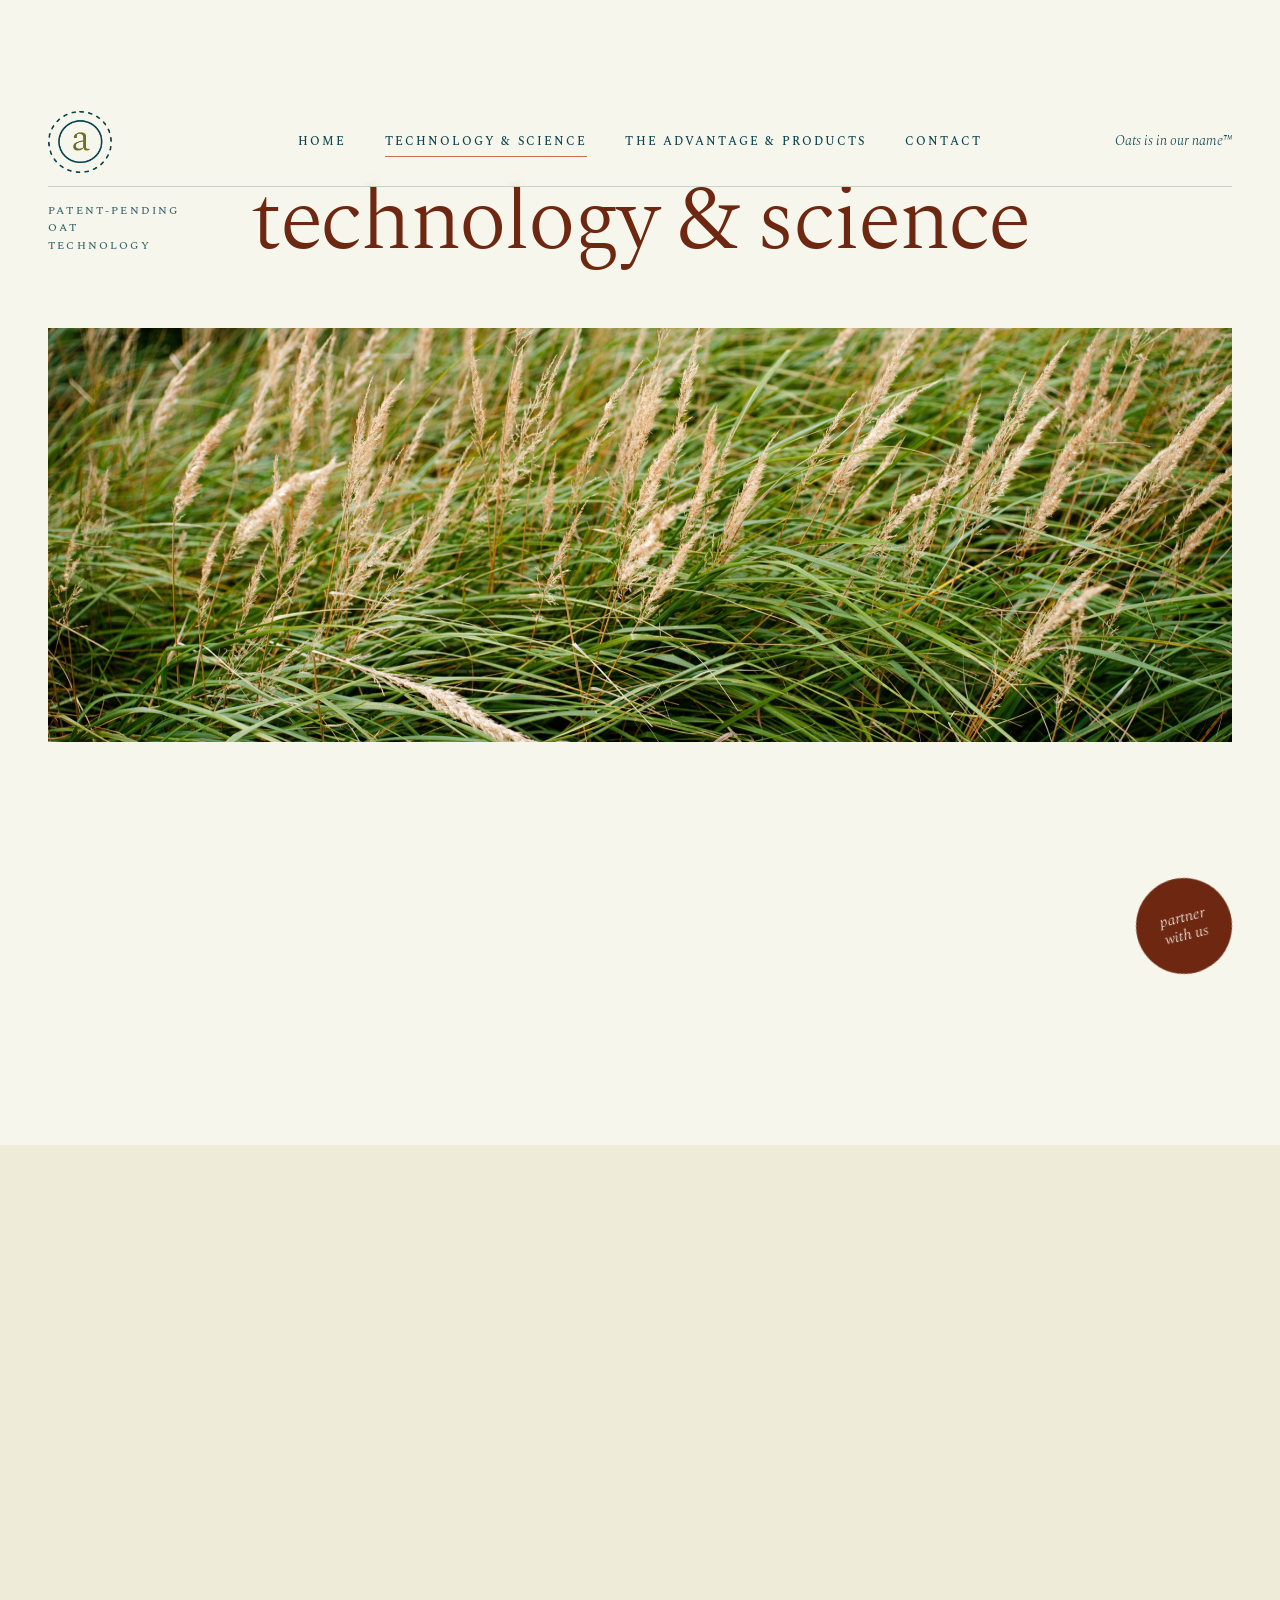
<file: science.html>
<!DOCTYPE html>
<html lang="en">
<head>
<meta charset="UTF-8">
<title>Avenall™</title>
<meta http-equiv="refresh" content="0; url=technology.html#science">
<link rel="canonical" href="technology.html#science">
</head>
<body>
<p>This page has moved. <a href="technology.html#science">Continue to the new page</a>.</p>
</body>
</html>
</file>
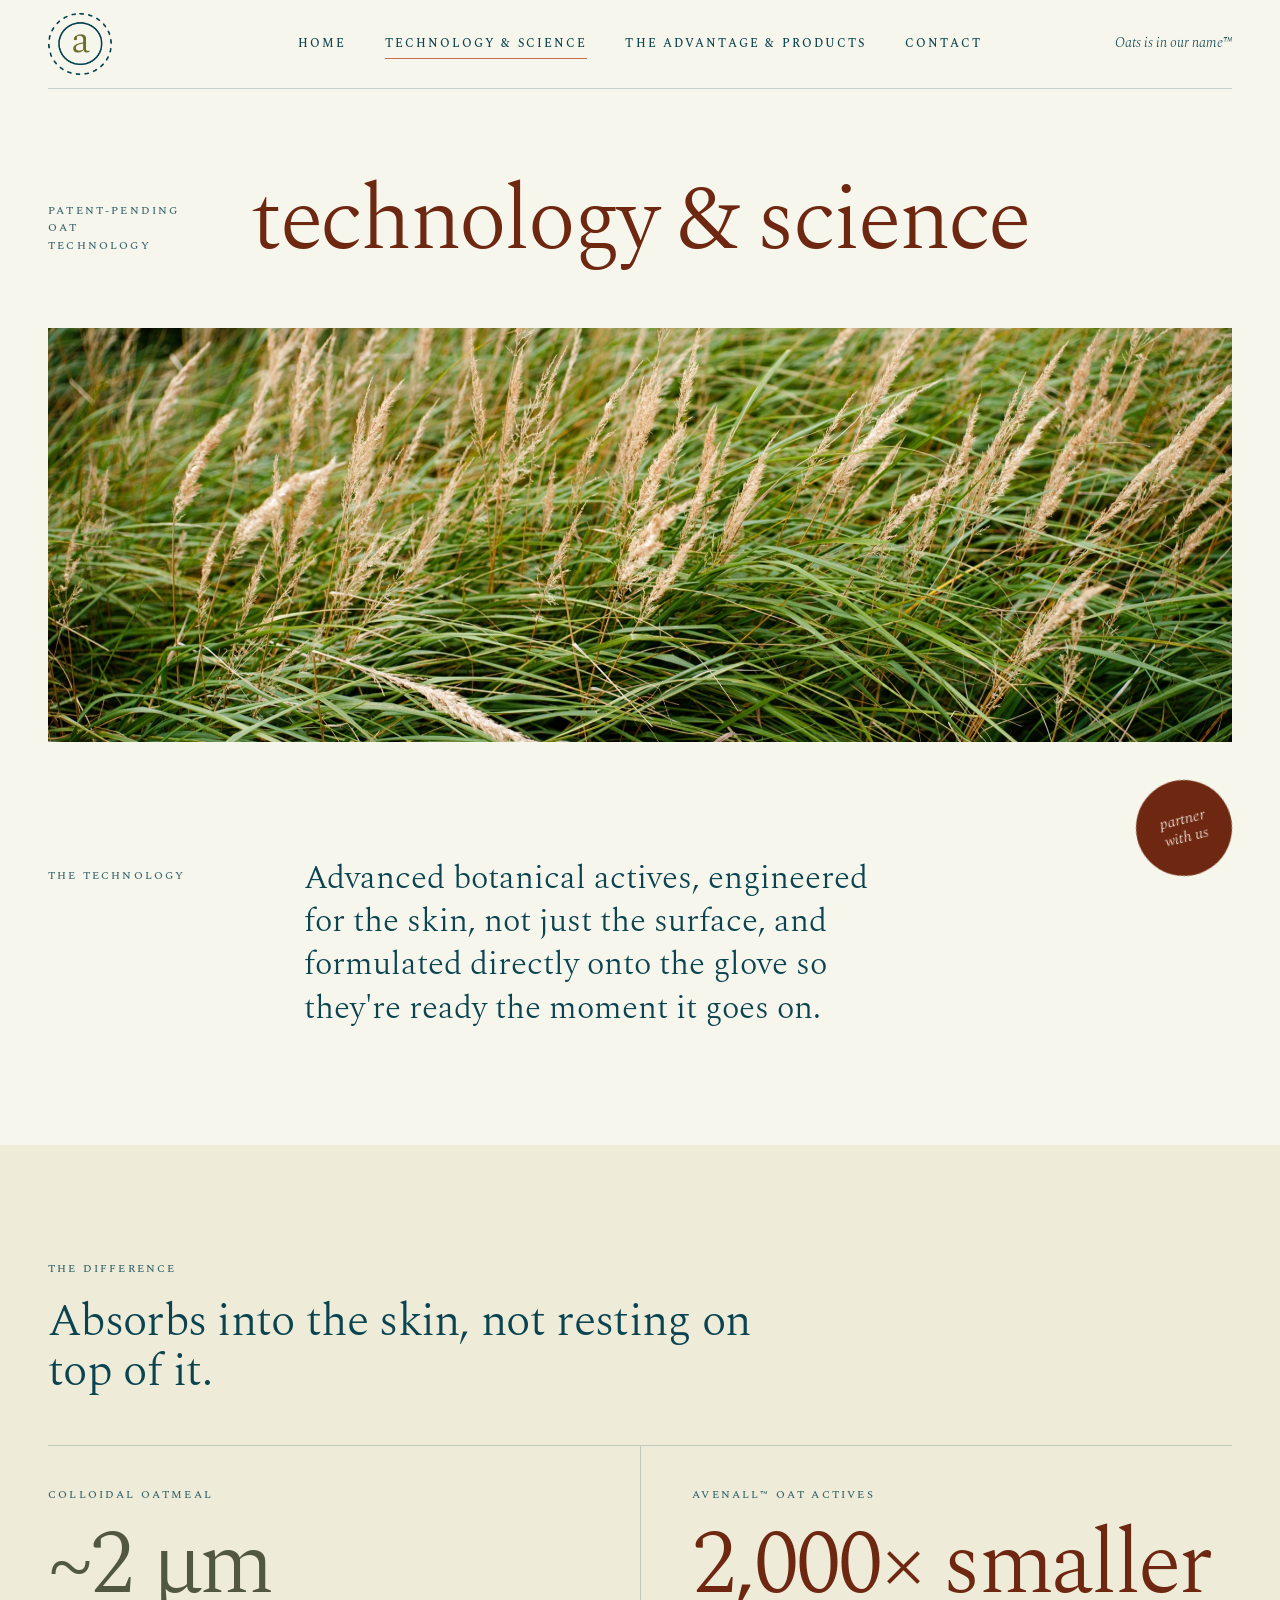
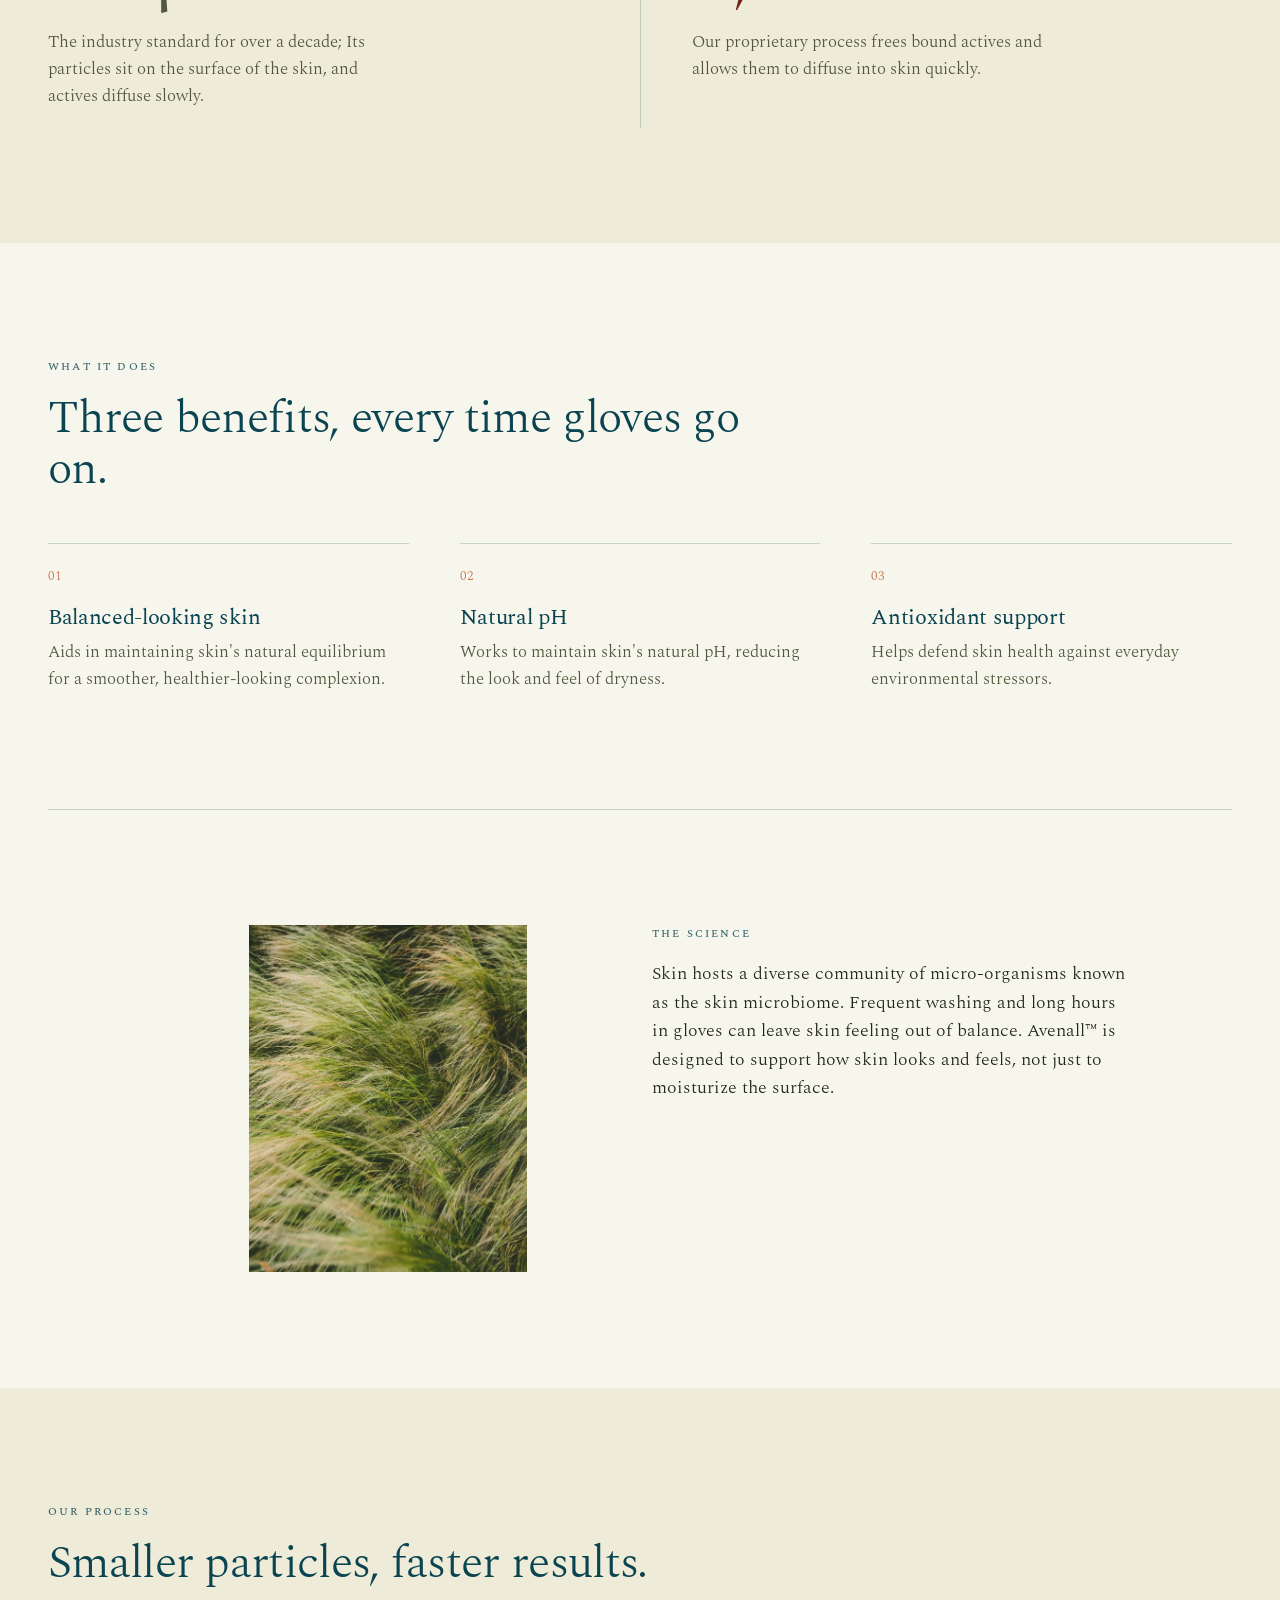
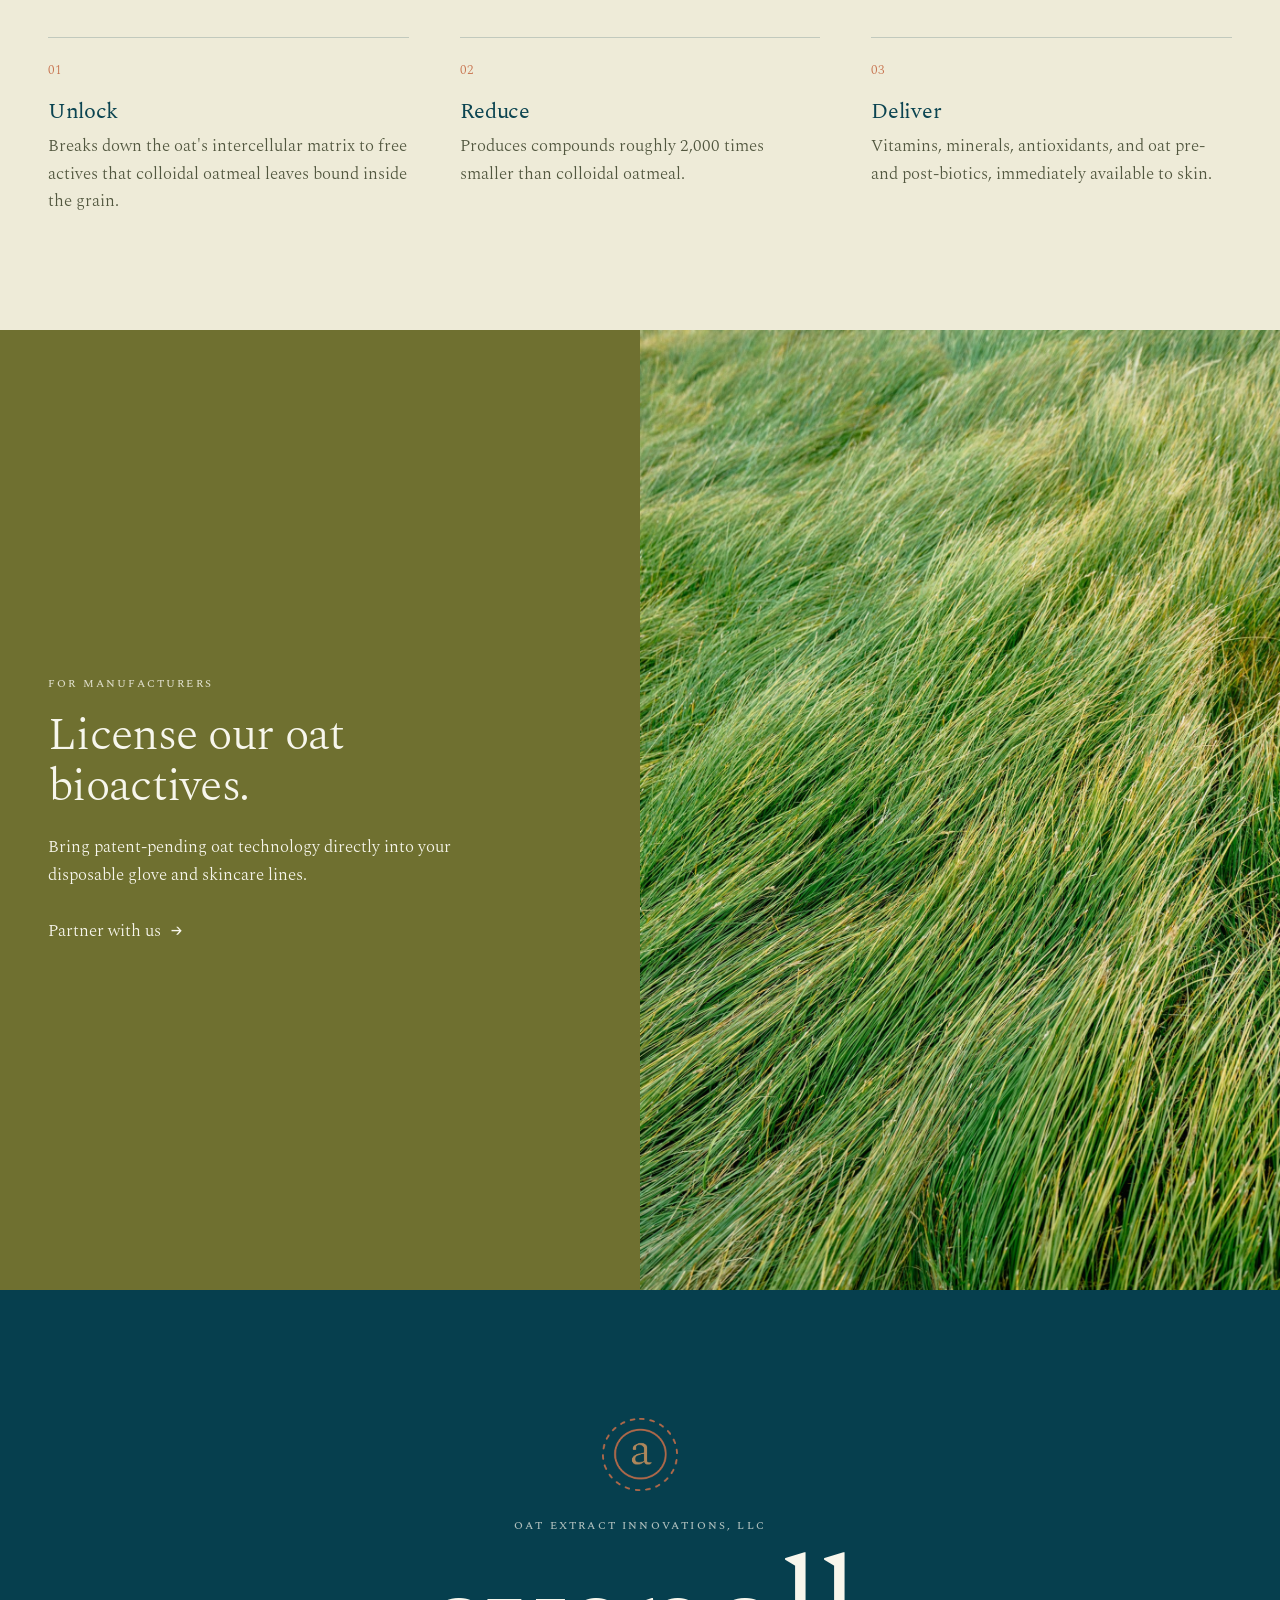
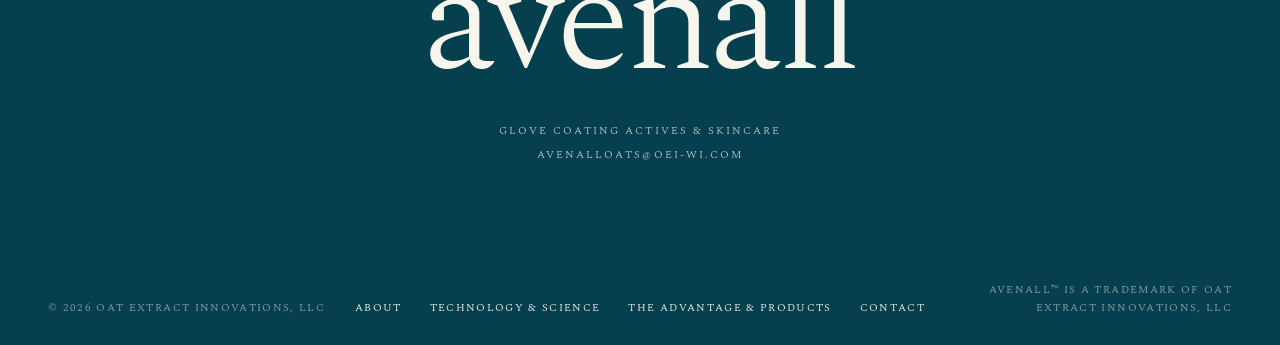
<file: technology.html>
<!DOCTYPE html>
<html lang="en">
<head>
<meta charset="UTF-8">
<meta name="viewport" content="width=device-width, initial-scale=1.0">
<title>Technology &amp; Science | Avenall™</title>
<meta name="description" content="Avenall™'s patent-pending oat extract: actives roughly 2,000 times smaller than colloidal oatmeal, built into a disposable glove coating.">

<link rel="icon" type="image/png" sizes="32x32" href="assets/favicon_32.png">
<link rel="apple-touch-icon" sizes="180x180" href="assets/favicon_180.png">

<link rel="preconnect" href="https://fonts.googleapis.com">
<link rel="preconnect" href="https://fonts.gstatic.com" crossorigin>
<link href="https://fonts.googleapis.com/css2?family=Spectral:ital,wght@0,300;0,400;0,500;0,600;1,300;1,400&display=swap" rel="stylesheet">

<link rel="stylesheet" href="styles.css">
</head>
<body>

<!-- ===================== Header ===================== -->
<header class="site-header">
  <div class="container">
    <div class="bar">
      <a href="index.html" class="brand" aria-label="Avenall home">
        <img src="assets/letter_navy.png" alt="" class="brand-mark">
      </a>

      <nav class="main-nav" id="mainNav">
        <a href="index.html">home</a>
        <a href="technology.html">technology &amp; science</a>
        <a href="advantage.html">the advantage &amp; products</a>
        <a href="contact.html">contact</a>
      </nav>

      <span class="header-note">Oats is in our name™</span>
      <button class="nav-toggle" id="navToggle" aria-label="Toggle navigation" aria-expanded="false">
        <span></span><span></span><span></span>
      </button>
    </div>
  </div>
</header>

<!-- Round "partner with us" button that stays on screen -->
<a href="contact.html" class="badge">partner<br>with us</a>

<main>

  <!-- ===================== Page title ===================== -->
  <div class="container">
    <section class="page-head">
      <span class="label">Patent-pending oat technology</span>
      <h1>technology &amp; science</h1>
      <span></span>
    </section>
    <img src="assets/grass2-web.jpg" alt="Feathery grass in the wind" class="page-banner">
  </div>

  <!-- ===================== Intro statement ===================== -->
  <section class="section">
    <div class="container statement reveal">
      <span class="label">The technology</span>
      <p class="display">Advanced botanical actives, engineered for the skin, not just the surface, and formulated directly onto the glove so they're ready the moment it goes on.</p>
    </div>
  </section>

  <!-- ===================== Comparison ===================== -->
  <section class="section section--sand" id="technology">
    <div class="container reveal">
      <div class="section-head">
        <span class="label">The difference</span>
        <h2>Absorbs into the skin, not resting on top of it.</h2>
      </div>
      <div class="compare">
        <div class="compare-col">
          <span class="label">Colloidal oatmeal</span>
          <div class="compare-figure">~2 μm</div>
          <p>The industry standard for over a decade; Its particles sit on the surface of the skin, and actives diffuse slowly.</p>
        </div>
        <div class="compare-col compare-col--ours">
          <span class="label">Avenall™ oat actives</span>
          <div class="compare-figure">2,000× smaller</div>
          <p>Our proprietary process frees bound actives and allows them to diffuse into skin quickly.</p>
        </div>
      </div>
    </div>
  </section>

  <!-- ===================== What it does ===================== -->
  <section class="section">
    <div class="container reveal">
      <div class="section-head">
        <span class="label">What it does</span>
        <h2>Three benefits, every time gloves go on.</h2>
      </div>
      <div class="steps">
        <div class="step"><span class="num">01</span><h3>Balanced-looking skin</h3><p>Aids in maintaining skin's natural equilibrium for a smoother, healthier-looking complexion.</p></div>
        <div class="step"><span class="num">02</span><h3>Natural pH</h3><p>Works to maintain skin's natural pH, reducing the look and feel of dryness.</p></div>
        <div class="step"><span class="num">03</span><h3>Antioxidant support</h3><p>Helps defend skin health against everyday environmental stressors.</p></div>
      </div>
    </div>
  </section>

  <div class="container"><hr class="rule"></div>

  <!-- ===================== The science ===================== -->
  <section class="section" id="science">
    <div class="container fig reveal">
      <div class="fig-media">
        <img src="assets/grass3-web.jpg" alt="Wind-swept grass" loading="lazy">
      </div>
      <div class="fig-text">
        <span class="label">The science</span>
        <p>Skin hosts a diverse community of micro-organisms known as the skin microbiome. Frequent washing and long hours in gloves can leave skin feeling out of balance. Avenall™ is designed to support how skin looks and feels, not just to moisturize the surface.</p>
      </div>
    </div>
  </section>

  <!-- ===================== Our process ===================== -->
  <section class="section section--sand" id="science-process">
    <div class="container reveal">
      <div class="section-head">
        <span class="label">Our process</span>
        <h2>Smaller particles, faster results.</h2>
      </div>
      <div class="steps">
        <div class="step"><span class="num">01</span><h3>Unlock</h3><p>Breaks down the oat's intercellular matrix to free actives that colloidal oatmeal leaves bound inside the grain.</p></div>
        <div class="step"><span class="num">02</span><h3>Reduce</h3><p>Produces compounds roughly 2,000 times smaller than colloidal oatmeal.</p></div>
        <div class="step"><span class="num">03</span><h3>Deliver</h3><p>Vitamins, minerals, antioxidants, and oat pre- and post-biotics, immediately available to skin.</p></div>
      </div>
    </div>
  </section>

  <!-- ===================== Closing ask ===================== -->
  <section class="cta-split">
    <div class="cta-panel">
      <span class="label">For manufacturers</span>
      <h2>License our oat bioactives.</h2>
      <p>Bring patent-pending oat technology directly into your disposable glove and skincare lines.</p>
      <a href="contact.html" class="link-arrow">Partner with us</a>
    </div>
    <div class="cta-media">
      <img src="assets/grass4-web.jpg" alt="Green grass bending in the breeze" loading="lazy">
    </div>
  </section>

</main>

<!-- ===================== Footer ===================== -->
<footer class="site-footer">
  <div class="container">
    <img src="assets/letter_peach.png" alt="" class="footer-mark">
    <span class="label">Oat Extract Innovations, LLC</span>
    <p class="footer-word">avenall</p>
    <div class="footer-details">
      Glove coating actives &amp; skincare<br>
      <a href="mailto:avenalloats@oei-wi.com">avenalloats@oei-wi.com</a>
    </div>

    <div class="footer-bottom">
      <span>© 2026 Oat Extract Innovations, LLC</span>
      <nav class="footer-nav" aria-label="Footer">
        <a href="index.html#about">about</a>
        <a href="technology.html">technology &amp; science</a>
        <a href="advantage.html">the advantage &amp; products</a>
        <a href="contact.html">contact</a>
      </nav>
      <span>Avenall™ is a trademark of Oat Extract Innovations, LLC</span>
    </div>
  </div>
</footer>

<script src="script.js"></script>
</body>
</html>
</file>
<file: styles.css>
@charset "UTF-8";
/* =====================================================================
   Avenall™ site styles
   Editorial layout: lots of whitespace, hairline rules, small labels.
   Colors and type come from the Avenall brand sheet.

   Reusable blocks (search for these names):
     .site-header      top bar on every page
     .badge            round "partner with us" button, fixed on screen
     .home-hero        full-height meadow photo on the home page
     .page-head        title block at the top of the other pages
     .page-banner      wide photo under a page title
     .statement        small label + one large sentence
     .fig              small photo with a vertical caption + short text
     .feature          text on the left, two offset photos on the right
     .size-compare     big circle vs. tiny dot (home page technology section)
     .split            photo on one side, heading + numbered points on the other
     .points           numbered list (used inside .split)
     .steps            three short columns with numbers
     .compare          two big numbers side by side
     .products         three product cards
     .story            About / Our Story block
     .cta-split        colored panel + photo, the closing ask on each page
     .site-footer      dark footer with the large wordmark
   ===================================================================== */

:root {
  --cream: #F7F6EC;
  --sand: #EEEBD8;
  --navy: #0B4451;
  --navy-deep: #063f4e;
  --olive: #6F7030;
  --olive-deep: #44441D;
  --terracotta: #C7714C;
  --maroon: #6E2811;
  --ink: #23261C;
  --ink-soft: #52573F;
  --line: rgba(11, 68, 81, 0.2);

  --font: 'Spectral', Georgia, 'Times New Roman', serif;
  --container: 1320px;
  --gutter: clamp(20px, 4vw, 48px);
  --section: clamp(72px, 9vw, 136px);
  --header-h: 89px;
}

* { box-sizing: border-box; }

html { scroll-behavior: smooth; }

body {
  margin: 0;
  background: var(--cream);
  color: var(--ink);
  font-family: var(--font);
  font-weight: 300;
  font-size: 17px;
  line-height: 1.6;
  -webkit-font-smoothing: antialiased;
}

img { max-width: 100%; display: block; }
a { color: inherit; text-decoration: none; }

.container {
  max-width: var(--container);
  margin: 0 auto;
  padding: 0 var(--gutter);
}

h1, h2, h3 {
  font-family: var(--font);
  font-weight: 300;
  color: var(--navy);
  letter-spacing: -0.015em;
  margin: 0 0 0.5em;
}
h1 { font-size: clamp(2.4rem, 5vw, 4.4rem); line-height: 1.05; }
h2 { font-size: clamp(2rem, 3.6vw, 3.2rem); line-height: 1.1; }
h3 { font-size: 1.35rem; line-height: 1.25; font-weight: 400; }

p { margin: 0 0 1em; color: var(--ink-soft); }

/* tiny uppercase label that sits above or beside text */
.label {
  display: block;
  margin-bottom: 18px;
  font-size: 0.68rem;
  font-weight: 500;
  letter-spacing: 0.2em;
  text-transform: uppercase;
  color: var(--navy);
  opacity: 0.8;
}

/* large statement sentence */
.display {
  margin: 0;
  font-size: clamp(1.5rem, 2.6vw, 2.35rem);
  line-height: 1.3;
  color: var(--navy);
}

/* text link with an arrow, used instead of buttons inside sections */
.link-arrow {
  display: inline-flex;
  align-items: center;
  gap: 10px;
  margin-top: 12px;
  font-size: 1.05rem;
  color: var(--maroon);
  border-bottom: 1px solid transparent;
  transition: border-color 0.2s ease, gap 0.2s ease;
}
.link-arrow::after { content: "\2192"; } /* right arrow, written as a code so it shows correctly everywhere */
.link-arrow:hover { border-bottom-color: currentColor; gap: 14px; }

.section { padding: var(--section) 0; }
.section--sand { background: var(--sand); }
.rule { border: 0; border-top: 1px solid var(--line); margin: 0; }

.section-head { max-width: 760px; }
.section-head h2 { margin-bottom: 0; }

/* ===================== Buttons ===================== */

.btn {
  display: inline-flex;
  align-items: center;
  gap: 10px;
  padding: 13px 24px;
  border: 1px solid transparent;
  border-radius: 2px;
  font-family: var(--font);
  font-size: 0.82rem;
  font-weight: 500;
  letter-spacing: 0.04em;
  cursor: pointer;
  transition: background 0.2s ease, transform 0.2s ease;
  white-space: nowrap;
}
.btn-maroon { background: var(--maroon); color: var(--cream); }
.btn-maroon:hover { background: #57200d; transform: translateY(-1px); }

/* ===================== Header ===================== */

.site-header {
  position: sticky;
  top: 0;
  z-index: 100;
  background: rgba(247, 246, 236, 0.94);
  backdrop-filter: blur(10px);
  -webkit-backdrop-filter: blur(10px);
  transition: background 0.3s ease;
}
.site-header .bar {
  display: grid;
  grid-template-columns: 1fr auto 1fr;
  align-items: center;
  height: var(--header-h);
  border-bottom: 1px solid var(--line);
}

.brand { justify-self: start; display: flex; align-items: center; }
.brand-mark { height: 62px; width: auto; }

.main-nav { display: flex; align-items: center; gap: clamp(22px, 3vw, 44px); }
.main-nav a {
  position: relative;
  padding: 4px 0;
  font-size: 0.72rem;
  font-weight: 500;
  letter-spacing: 0.18em;
  text-transform: uppercase;
  color: var(--navy);
}
.main-nav a::after {
  content: "";
  position: absolute;
  left: 0; right: 100%; bottom: -2px;
  height: 1px;
  background: var(--terracotta);
  transition: right 0.25s ease;
}
.main-nav a:hover::after,
.main-nav a.active::after { right: 0; }

.header-note {
  justify-self: end;
  font-size: 0.9rem;
  font-style: italic;
  color: var(--navy);
}

.nav-toggle {
  display: none;
  justify-self: end;
  flex-direction: column;
  gap: 5px;
  padding: 8px;
  background: none;
  border: 0;
  cursor: pointer;
}
.nav-toggle span { width: 22px; height: 1.5px; background: var(--navy); }

/* home: transparent over the photo until the page scrolls (script.js adds .is-scrolled) */
.site-header--overlay { background: transparent; backdrop-filter: none; -webkit-backdrop-filter: none; }
.site-header--overlay.is-scrolled {
  background: rgba(247, 246, 236, 0.94);
  backdrop-filter: blur(10px);
  -webkit-backdrop-filter: blur(10px);
}

@media (max-width: 1180px) {
  .header-note { visibility: hidden; }
}
@media (max-width: 900px) {
  .site-header .bar { grid-template-columns: 1fr auto; }
  .header-note { display: none; }
  .nav-toggle { display: flex; }
  .main-nav {
    position: fixed;
    top: var(--header-h); left: 0; right: 0;
    flex-direction: column;
    align-items: flex-start;
    gap: 0;
    padding: 8px var(--gutter) 24px;
    background: var(--cream);
    border-bottom: 1px solid var(--line);
    opacity: 0;
    transform: translateY(-8px);
    pointer-events: none;
    transition: opacity 0.2s ease, transform 0.2s ease;
  }
  .main-nav.open { opacity: 1; transform: none; pointer-events: auto; }
  .main-nav a { width: 100%; padding: 16px 0; border-bottom: 1px solid var(--line); }
  .main-nav a::after { display: none; }
}

/* ===================== Round "partner with us" badge ===================== */

.badge {
  position: fixed;
  bottom: 24px;
  right: var(--gutter);
  z-index: 90;
  width: 96px;
  height: 96px;
  border-radius: 50%;
  display: grid;
  place-items: center;
  text-align: center;
  background: var(--maroon);
  color: var(--cream);
  font-size: 1rem;
  font-style: italic;
  line-height: 1.15;
  transform: rotate(-14deg);
  transition: transform 0.25s ease, background 0.25s ease, opacity 0.25s ease;
}
.badge:hover { background: #57200d; transform: rotate(-14deg) scale(1.06); }
.badge.is-hidden { opacity: 0; pointer-events: none; }
@media (max-width: 720px) {
  .badge { bottom: 16px; right: 16px; width: 80px; height: 80px; font-size: 0.82rem; }
}

/* ===================== Home hero (full-height parallax) ===================== */

.home-hero {
  position: relative;
  min-height: 100vh;
  min-height: 100svh;
  margin-top: calc(var(--header-h) * -1);
  padding: 150px 24px 0;
  display: flex;
  flex-direction: column;
  align-items: center;
  overflow: hidden;
  background: var(--sand) url('assets/joana-abreu-meadow-2600.jpg') center / cover no-repeat fixed;
}
.home-hero::after {
  content: "";
  position: absolute;
  left: 0; right: 0; bottom: 0;
  height: 55%;
  background: linear-gradient(to bottom, rgba(68, 68, 29, 0), rgba(68, 68, 29, 0.42));
  pointer-events: none;
}
.home-hero-tagline {
  max-width: 31ch;
  margin: 0;
  font-size: clamp(1.1rem, 1.75vw, 1.55rem);
  font-weight: 400;
  line-height: 1.35;
  text-align: center;
  color: var(--navy);
}
.home-hero .btn { margin-top: 28px; }
.home-hero-wordmark {
  position: relative;
  z-index: 1;
  margin: auto 0 0;
  font-size: 33vw;
  font-weight: 400;
  line-height: 0.74;
  letter-spacing: -0.035em;
  white-space: nowrap;
  color: var(--cream);
}
/* fixed backgrounds are unreliable on touch screens */
@media (hover: none), (prefers-reduced-motion: reduce) {
  .home-hero { background-attachment: scroll; background-position: center bottom; }
}
@media (max-width: 720px) {
  .home-hero { padding-top: 130px; }
}

/* ===================== Page title (all pages except home) ===================== */

.page-head {
  display: grid;
  grid-template-columns: 1fr auto 1fr;
  align-items: end;
  gap: 24px;
  padding: clamp(48px, 7vw, 96px) 0 clamp(36px, 5vw, 64px);
}
.page-head .label { margin: 0 0 0.9em; max-width: 22ch; }
.page-head h1 {
  margin: 0;
  font-size: clamp(2.6rem, 7vw, 6.4rem);
  line-height: 0.95;
  letter-spacing: -0.03em;
  text-align: center;
  color: var(--maroon);
}
@media (max-width: 720px) {
  .page-head { grid-template-columns: 1fr; text-align: center; }
  .page-head .label { margin: 0 auto; }
}

.page-banner {
  width: 100%;
  height: clamp(240px, 46vh, 520px);
  object-fit: cover;
}
/* shows the bottom of a photo instead of the middle (e.g. grain under a tall sky) */
.page-banner--low { object-position: center 85%; }

/* ===================== Statement ===================== */

.statement {
  display: grid;
  grid-template-columns: minmax(140px, 1fr) 4fr;
  gap: 24px;
  align-items: start;
}
.statement .label { margin: 0.9em 0 0; }
.statement .display { max-width: 36ch; }
@media (max-width: 720px) {
  .statement { grid-template-columns: 1fr; }
}

/* ===================== Fig (small photo + vertical caption + text) ===================== */

.fig {
  display: grid;
  grid-template-columns: repeat(12, 1fr);
  gap: 24px;
  align-items: start;
}
.fig-media { grid-column: 3 / span 3; position: relative; }
.fig-media img { width: 100%; aspect-ratio: 4 / 5; object-fit: cover; }
.fig-caption {
  position: absolute;
  top: 0;
  left: -30px;
  writing-mode: vertical-rl;
  transform: rotate(180deg);
  font-size: 0.6rem;
  letter-spacing: 0.2em;
  text-transform: uppercase;
  color: var(--navy);
  opacity: 0.7;
}
.fig-text { grid-column: 7 / span 5; }
.fig-text p { font-size: 1.15rem; line-height: 1.55; color: var(--ink); }
.fig--flip .fig-media { grid-column: 8 / span 3; grid-row: 1; }
.fig--flip .fig-text { grid-column: 2 / span 5; grid-row: 1; }
@media (max-width: 860px) {
  .fig, .fig--flip { grid-template-columns: 1fr; }
  .fig-media, .fig-text, .fig--flip .fig-media, .fig--flip .fig-text { grid-column: auto; grid-row: auto; }
  .fig-media { max-width: 320px; margin-left: 30px; }
}

/* ===================== Feature (text + two offset photos) ===================== */

.feature {
  display: grid;
  grid-template-columns: repeat(12, 1fr);
  gap: 24px;
  align-items: start;
}
.feature-text { grid-column: 1 / span 5; padding-top: 24px; }
.feature-text p { max-width: 40ch; }
.feature-media {
  grid-column: 7 / -1;
  display: grid;
  grid-template-columns: 2fr 3fr;
  gap: 24px;
  align-items: start;
}
.feature-media img { width: 100%; object-fit: cover; }
.feature-media .img-sm { aspect-ratio: 3 / 4; margin-top: 45%; }
.feature-media .img-lg { aspect-ratio: 4 / 5; }

/* big circle vs. tiny dot, sitting on a shared hairline */
.size-compare { grid-column: 7 / -1; margin: 0; padding-top: 24px; }
.size-compare svg { width: 100%; height: auto; overflow: visible; }
.sc-big { fill: rgba(111, 112, 48, 0.18); stroke: var(--olive); stroke-width: 1.5; }
.sc-dot { fill: var(--maroon); }
.sc-pointer { stroke: var(--maroon); stroke-width: 1; }
.sc-base { stroke: var(--line); stroke-width: 1; }
.sc-measure { fill: none; stroke: var(--olive-deep); stroke-width: 1; opacity: 0.6; }
.size-compare-labels {
  display: grid;
  grid-template-columns: 340fr 220fr; /* matches the circles' positions in the drawing */
  margin-top: 18px;
}
.size-compare-labels > div:last-child { text-align: right; }
.size-compare-labels .label { margin-bottom: 6px; }
.size-compare-figure {
  font-size: clamp(1.25rem, 2.4vw, 2.1rem);
  line-height: 1.1;
  white-space: nowrap;
  color: var(--olive-deep);
}
.size-compare-figure--ours { color: var(--maroon); }
.size-compare figcaption {
  margin-top: 24px;
  font-size: 0.85rem;
  font-style: italic;
  color: var(--ink-soft);
}

@media (max-width: 860px) {
  .feature { grid-template-columns: 1fr; }
  .feature-text, .feature-media { grid-column: auto; }
  .size-compare { grid-column: auto; margin-top: 24px; }
  .size-compare-labels { grid-template-columns: 1fr 1fr; }
}

/* ===================== Split (photo + heading + points) ===================== */

.split {
  display: grid;
  grid-template-columns: 1fr 1fr;
  gap: clamp(32px, 6vw, 96px);
  align-items: center;
}
.split-media img { width: 100%; aspect-ratio: 4 / 5; object-fit: cover; }
.split--flip .split-media { order: 2; }
@media (max-width: 860px) {
  .split { grid-template-columns: 1fr; }
  .split--flip .split-media { order: 0; }
}

/* ===================== Numbered points ===================== */

.points { list-style: none; margin: 28px 0 8px; padding: 0; }
.points li {
  display: grid;
  grid-template-columns: 48px 1fr;
  gap: 12px;
  padding: 18px 0;
  border-top: 1px solid var(--line);
}
.points li:last-child { border-bottom: 1px solid var(--line); }
.points .num { padding-top: 4px; font-size: 0.8rem; color: var(--terracotta); }
.points h3 { margin: 0 0 4px; font-size: 1.15rem; }
.points p { margin: 0; font-size: 0.95rem; }

/* ===================== Steps (three short columns) ===================== */

.steps {
  display: grid;
  grid-template-columns: repeat(3, 1fr);
  gap: clamp(24px, 4vw, 56px);
  margin-top: 48px;
}
.step { padding-top: 22px; border-top: 1px solid var(--line); }
.step .num { display: block; margin-bottom: 18px; font-size: 0.8rem; color: var(--terracotta); }
.step .label { margin-bottom: 8px; }
.step h3 { margin-bottom: 8px; }
.step p { margin: 0; }
@media (max-width: 860px) { .steps { grid-template-columns: 1fr; } }

/* ===================== Compare (two big numbers) ===================== */

.compare {
  display: grid;
  grid-template-columns: 1fr 1fr;
  margin-top: 48px;
  border-top: 1px solid var(--line);
}
.compare-col { padding: 40px clamp(0px, 4vw, 56px) 0 0; }
.compare-col + .compare-col { padding: 40px 0 0 clamp(24px, 4vw, 56px); border-left: 1px solid var(--line); }
.compare-figure {
  margin-bottom: 18px;
  font-size: clamp(3.4rem, 7vw, 6rem);
  line-height: 1;
  letter-spacing: -0.03em;
  color: var(--ink-soft);
}
.compare-col--ours .compare-figure { color: var(--maroon); }
.compare-col p { max-width: 40ch; }
@media (max-width: 720px) {
  .compare { grid-template-columns: 1fr; }
  .compare-col { padding-right: 0; }
  .compare-col + .compare-col { margin-top: 40px; padding-left: 0; border-left: 0; border-top: 1px solid var(--line); }
}

/* ===================== Products ===================== */

.products {
  display: grid;
  grid-template-columns: repeat(3, 1fr);
  gap: clamp(24px, 3vw, 40px);
  margin-top: 48px;
}
.product-swatch {
  aspect-ratio: 4 / 3;
  display: grid;
  place-items: center;
  margin-bottom: 22px;
}
.product-swatch img { width: 76px; height: auto; }
.product-swatch--terracotta { background: var(--terracotta); }
.product-swatch--olive { background: var(--olive); }
.product-swatch--navy { background: var(--navy); }
.product h3 { margin-bottom: 8px; }
.product p { margin: 0; }
@media (max-width: 860px) { .products { grid-template-columns: 1fr; } }

/* ===================== About / Our Story ===================== */

.story {
  display: grid;
  grid-template-columns: repeat(12, 1fr);
  gap: 24px;
  align-items: start;
}
.story-text { grid-column: 1 / span 5; }
.story-text p { max-width: 46ch; }
.story-quote {
  margin: 32px 0 0;
  padding-top: 24px;
  border-top: 1px solid var(--line);
  font-size: 1.3rem;
  font-style: italic;
  line-height: 1.45;
  color: var(--navy);
}
.story-media { grid-column: 7 / span 5; margin: 80px 0 0; }
.story-media img { width: 100%; aspect-ratio: 4 / 5; object-fit: cover; }
/* landscape photo: wider column, natural shape */
.story-media--wide { grid-column: 7 / -1; }
.story-media--wide img { aspect-ratio: 3 / 2; }
.story-media figcaption {
  margin-top: 12px;
  font-size: 0.62rem;
  letter-spacing: 0.2em;
  text-transform: uppercase;
  color: var(--navy);
  opacity: 0.7;
}
#about { scroll-margin-top: var(--header-h); }
@media (max-width: 860px) {
  .story { grid-template-columns: 1fr; }
  .story-text, .story-media { grid-column: auto; margin-top: 0; }
}

/* ===================== Closing CTA (colored panel + photo) ===================== */

.cta-split {
  display: grid;
  grid-template-columns: 1fr 1fr;
  min-height: 72vh;
}
.cta-panel {
  display: flex;
  flex-direction: column;
  justify-content: center;
  padding: var(--section) var(--gutter);
  background: var(--olive);
}
.cta-panel > * { max-width: 30rem; }
.cta-panel .label,
.cta-panel h2,
.cta-panel p,
.cta-panel .link-arrow { color: var(--cream); }
.cta-media img { width: 100%; height: 100%; object-fit: cover; }
@media (max-width: 860px) {
  .cta-split { grid-template-columns: 1fr; }
  .cta-media img { height: 320px; }
}

/* ===================== Contact ===================== */

.contact-grid {
  display: grid;
  grid-template-columns: 1fr 1.4fr;
  gap: clamp(40px, 7vw, 120px);
  align-items: start;
}
.contact-list { list-style: none; margin: 0; padding: 0; }
.contact-list li { padding: 18px 0; border-top: 1px solid var(--line); }
.contact-list li:last-child { border-bottom: 1px solid var(--line); }
.contact-list .label { margin-bottom: 6px; font-size: 0.68rem; color: var(--navy); }
.contact-list a,
.contact-list span { font-size: 1.15rem; color: var(--navy); }
.contact-list a:hover { color: var(--maroon); }

form.inquiry { display: grid; grid-template-columns: 1fr 1fr; gap: 28px 32px; }
form.inquiry .full { grid-column: 1 / -1; }
.field label {
  display: block;
  margin-bottom: 6px;
  font-size: 0.68rem;
  font-weight: 500;
  letter-spacing: 0.2em;
  text-transform: uppercase;
  color: var(--navy);
}
.field input,
.field select,
.field textarea {
  width: 100%;
  padding: 10px 0;
  border: 0;
  border-bottom: 1px solid rgba(11, 68, 81, 0.35);
  border-radius: 0;
  background: transparent;
  font-family: var(--font);
  font-size: 1.05rem;
  color: var(--ink);
}
.field textarea { min-height: 110px; resize: vertical; }
.field input:focus,
.field select:focus,
.field textarea:focus { outline: none; border-bottom-color: var(--maroon); }
.form-note { margin-top: 14px; font-size: 0.85rem; }
@media (max-width: 860px) {
  .contact-grid, form.inquiry { grid-template-columns: 1fr; }
}

/* ===================== Footer ===================== */

.site-footer {
  padding: clamp(80px, 10vw, 140px) 0 28px;
  background: var(--navy-deep);
  color: rgba(247, 246, 236, 0.75);
  text-align: center;
}
.site-footer .label { color: var(--cream); opacity: 0.7; }
/* the ring mark above the footer wordmark */
.footer-mark {
  width: 76px;
  height: auto;
  margin: 0 auto 26px;
  opacity: 0.9;
}
.footer-word {
  margin: 0 0 28px;
  font-size: clamp(4rem, 12vw, 10rem);
  font-weight: 300;
  line-height: 0.9;
  letter-spacing: -0.03em;
  color: var(--cream);
}
.footer-details {
  font-size: 0.7rem;
  letter-spacing: 0.18em;
  line-height: 2.1;
  text-transform: uppercase;
}
.footer-details a:hover { color: var(--terracotta); }
.footer-bottom {
  display: grid;
  grid-template-columns: 1fr auto 1fr;
  align-items: end;
  gap: 24px;
  margin-top: clamp(64px, 9vw, 120px);
  font-size: 0.7rem;
  letter-spacing: 0.12em;
  text-transform: uppercase;
  color: rgba(247, 246, 236, 0.55);
}
.footer-bottom > :first-child { text-align: left; }
.footer-bottom > :last-child { text-align: right; }
.footer-nav { display: flex; gap: 28px; }
.footer-nav a { color: var(--cream); }
.footer-nav a:hover { color: var(--terracotta); }
@media (max-width: 1100px) {
  .footer-bottom { grid-template-columns: 1fr; }
  .footer-bottom > :first-child,
  .footer-bottom > :last-child { text-align: center; }
  .footer-nav { flex-wrap: wrap; justify-content: center; gap: 16px 24px; }
}

/* ===================== Scroll reveal ===================== */

.reveal {
  opacity: 0;
  transform: translateY(18px);
  transition: opacity 0.8s ease, transform 0.8s ease;
}
.reveal.is-visible { opacity: 1; transform: none; }
@media (prefers-reduced-motion: reduce) {
  .reveal { opacity: 1; transform: none; transition: none; }
}
</file>
